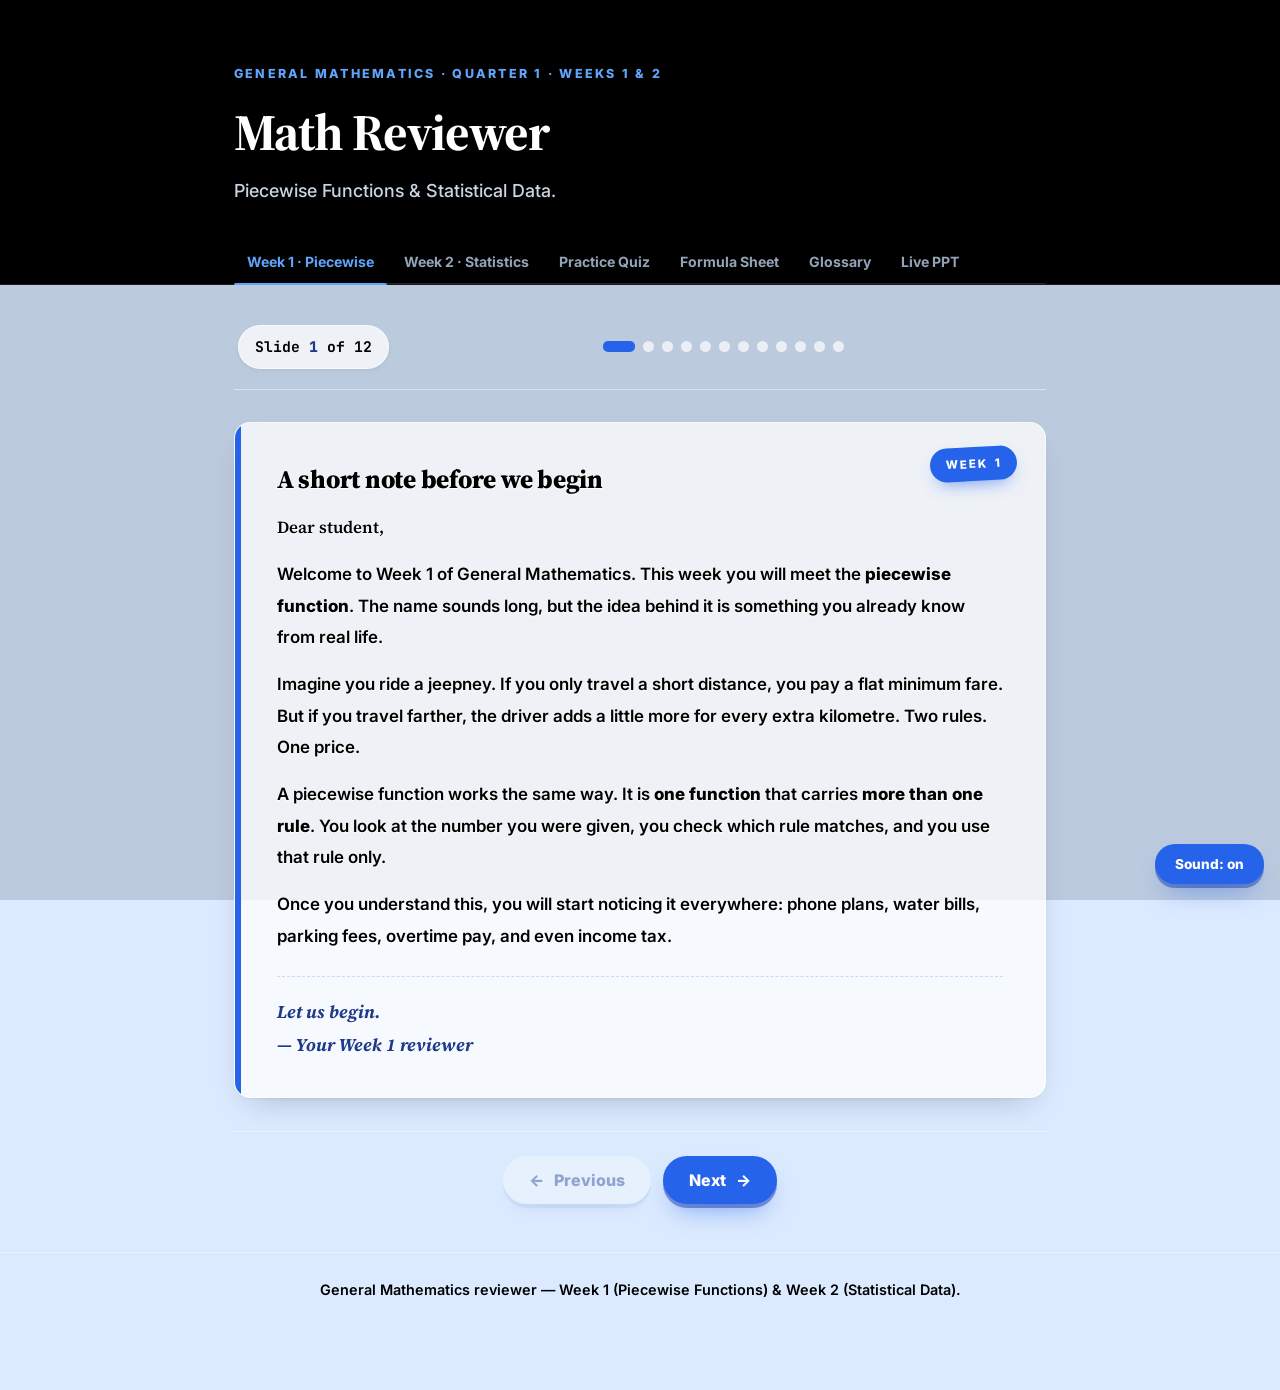
<file: index.html>
<!DOCTYPE html>
<html lang="en">
<head>
<meta charset="UTF-8">
<meta name="viewport" content="width=device-width, initial-scale=1.0">
<title>Math Reviewer — Piecewise Functions & Statistics</title>
<link rel="preconnect" href="https://fonts.googleapis.com">
<link rel="preconnect" href="https://fonts.gstatic.com" crossorigin>
<link href="https://fonts.googleapis.com/css2?family=Source+Serif+4:ital,opsz,wght@0,8..60,400;0,8..60,600;0,8..60,700;1,8..60,400&family=Inter:wght@400;500;600;700;800&family=JetBrains+Mono:wght@400;500;600&display=swap" rel="stylesheet">
<link rel="stylesheet" href="Mathweek1Css.css">
<script src="Mathweek1Js.js" defer></script>
</head>
<body>
<video class="bg-video" autoplay muted loop playsinline preload="auto">
  <source src="background.mp4" type="video/mp4">
</video>
<div class="bg-video-overlay" aria-hidden="true"></div>

<div class="reading-progress" aria-hidden="true">
  <div class="reading-progress-fill" id="readingProgress"></div>
</div>

<canvas id="confetti" aria-hidden="true"></canvas>

<header class="site-header">
  <div class="wrap">
    <div class="eyebrow">General Mathematics &middot; Quarter 1 &middot; Weeks 1 &amp; 2</div>
    <h1>Math Reviewer</h1>
    <p class="tagline">Piecewise Functions &amp; Statistical Data.</p>

    <nav class="tabs" role="tablist">
      <button class="tab is-active" data-tab="week1" role="tab">Week 1 &middot; Piecewise</button>
      <button class="tab" data-tab="week2" role="tab">Week 2 &middot; Statistics</button>
      <button class="tab" data-tab="quiz" role="tab">Practice Quiz</button>
      <button class="tab" data-tab="cheat" role="tab">Formula Sheet</button>
      <button class="tab" data-tab="glossary" role="tab">Glossary</button>
      <button class="tab" data-tab="ppt" role="tab">Live PPT</button>
    </nav>
  </div>
</header>

<main class="wrap">

  <!-- ============ WEEK 1 · PIECEWISE ============ -->
  <section class="panel is-active" id="week1" role="tabpanel">
    <div class="deck" data-deck="week1">
      <div class="deck-progress">
        <span class="deck-counter">Slide <span class="slide-num">1</span> of <span class="slide-total">12</span></span>
        <div class="deck-dots"></div>
      </div>

      <div class="deck-stage">

        <!-- SLIDE 1 · INTRO -->
        <article class="slide">
          <div class="card intro-letter">
            <div class="letter-stamp">Week 1</div>
            <h2 class="letter-title">A short note before we begin</h2>
            <p class="letter-greeting">Dear student,</p>
            <p>
              Welcome to Week 1 of General Mathematics. This week you will meet the
              <strong>piecewise function</strong>. The name sounds long, but the idea
              behind it is something you already know from real life.
            </p>
            <p>
              Imagine you ride a jeepney. If you only travel a short distance, you pay
              a flat minimum fare. But if you travel farther, the driver adds a little
              more for every extra kilometre. Two rules. One price.
            </p>
            <p>
              A piecewise function works the same way. It is <strong>one function</strong>
              that carries <strong>more than one rule</strong>. You look at the number
              you were given, you check which rule matches, and you use that rule only.
            </p>
            <p>
              Once you understand this, you will start noticing it everywhere: phone
              plans, water bills, parking fees, overtime pay, and even income tax.
            </p>
            <p class="letter-sign">Let us begin.<br>&mdash; Your Week 1 reviewer</p>
          </div>
        </article>

        <!-- SLIDE 2 · WHAT YOU WILL LEARN -->
        <article class="slide">
          <div class="card card-violet">
            <h2>What you will learn this week</h2>
            <p>By the end of Week 1, you will be able to do three things:</p>
            <ol class="steps">
              <li>
                <strong>Write a piecewise function</strong> from a real-life story
                — like a jeepney fare, a print shop price, or a parking fee.
              </li>
              <li>
                <strong>Solve piecewise problems</strong> by picking the right rule
                and doing the math carefully.
              </li>
              <li>
                <strong>Explain why one rule is not enough</strong> for the real
                world. Some prices stay flat, then change after a certain point.
              </li>
            </ol>
            <div class="callout callout-violet">
              <span class="callout-label">How to use this reviewer</span>
              Tap <strong>Next</strong> to move forward, tap <strong>Previous</strong>
              to go back. On a phone, you can also swipe left or right.
            </div>
          </div>
        </article>

        <!-- SLIDE 3 · WHAT IS A PIECEWISE FUNCTION -->
        <article class="slide">
          <div class="card card-violet">
            <h2>What is a piecewise function?</h2>
            <p>
              Think of a piecewise function as a <strong>rule book</strong> with more
              than one rule. When someone gives you a number, you flip open the rule
              book, find the rule that matches that number, and follow only that one.
            </p>
            <div class="callout callout-violet">
              <span class="callout-label">Real-life picture</span>
              A jeepney driver follows two rules.
              <br><strong>Rule 1:</strong> If you ride 5 km or less, pay ₱13.
              <br><strong>Rule 2:</strong> If you ride more than 5 km, pay ₱13 plus
              ₱1 for every extra kilometre.
            </div>
            <p>
              Two rules. One fare. That is what makes it <em>piecewise</em>.
            </p>
            <p>
              Why does the real world use this? Because most prices do not stay the
              same forever. Water, electricity, parking, and phone plans all change
              their rate once you go past a certain amount.
            </p>
          </div>
        </article>

        <!-- SLIDE 4 · THE 3-STEP METHOD -->
        <article class="slide">
          <div class="card card-amber">
            <h2>The three steps that always work</h2>
            <p>Every piecewise problem follows the same three simple steps.</p>
            <ol class="steps">
              <li><strong>Read the number</strong> they gave you. That is your input.</li>
              <li><strong>Check each rule</strong> one by one. Which "if" statement is true for your number?</li>
              <li><strong>Use only that rule.</strong> Do the math carefully. Do not mix two rules together.</li>
            </ol>
            <div class="callout callout-amber">
              <span class="callout-label">Watch out!</span>
              Do not use the rule that looks easiest. Do not use two rules at once.
              The "if" part decides everything.
            </div>

            <h3 class="sub">A small warm-up</h3>
            <p>Imagine a function that says:</p>
            <div class="formula formula-plain">
              <div class="rule-row"><span class="val">p(x) = 5</span><span class="cond">if x &lt; 10</span></div>
              <div class="rule-row"><span class="val">p(x) = 5 + 2(x &minus; 10)</span><span class="cond">if x &ge; 10</span></div>
            </div>
            <p><strong>p(3):</strong> 3 is smaller than 10, so use rule 1. p(3) = 5.</p>
            <p><strong>p(10):</strong> The symbol &ge; includes 10, so use rule 2. p(10) = 5 + 2(0) = 5.</p>
            <p><strong>p(13):</strong> 13 is 10 or more, so use rule 2. p(13) = 5 + 2(3) = 11.</p>
            <p>
              Notice: p(10) gives the same answer under both rules. That is on purpose.
              The two pieces were designed to meet at the boundary.
            </p>
          </div>
        </article>

        <!-- SLIDE 5 · JEEPNEY SLIDER -->
        <article class="slide">
          <div class="card card-teal">
            <h2>Try it: the jeepney fare</h2>
            <p>
              Move the slider with your finger or mouse. Watch what happens to the fare
              when the distance goes past 5 km.
            </p>

            <div class="formula">
              <span class="brace">{</span>
              <div class="formula-body">
                <div class="rule-row"><span class="val">f(x) = 13</span><span class="cond">if 0 &lt; x &le; 5</span></div>
                <div class="rule-row"><span class="val">f(x) = x + 8</span><span class="cond">if x &gt; 5</span></div>
              </div>
            </div>

            <div class="demo">
              <label class="demo-label" for="kmSlider">Distance travelled</label>
              <div class="demo-value"><span id="kmVal">1</span> km</div>
              <input type="range" id="kmSlider" min="1" max="15" step="0.5" value="1">
              <div class="demo-label">Fare</div>
              <div class="demo-value demo-fare" id="fareVal">&#8369;13.00</div>
              <div class="demo-note" id="ruleUsed">Rule 1 applies: flat fare.</div>
            </div>
            <p>
              For the first 5 km, the price stays at ₱13. The moment you pass 5 km,
              the price starts to climb by ₱1 per kilometre.
            </p>
          </div>
        </article>

        <!-- SLIDE 6 · JEEPNEY EXAMPLES -->
        <article class="slide">
          <div class="card card-teal">
            <h2>Jeepney fare: worked examples</h2>
            <p>Let us walk through seven different rides, one by one.</p>
            <p><strong>Ride of 3 km.</strong> 3 is 5 or less, so rule 1 applies. f(3) = <strong>₱13.00</strong>.</p>
            <p><strong>Ride of 5 km.</strong> The symbol &le; includes 5, so rule 1 still applies. f(5) = <strong>₱13.00</strong>.</p>
            <p><strong>Ride of 6 km.</strong> 6 is more than 5, so rule 2 applies. f(6) = 6 + 8 = <strong>₱14.00</strong>.</p>
            <p><strong>Ride of 7 km.</strong> f(7) = 7 + 8 = <strong>₱15.00</strong>.</p>
            <p><strong>Ride of 10 km.</strong> f(10) = 10 + 8 = <strong>₱18.00</strong>.</p>
            <p><strong>Ride of 12 km.</strong> f(12) = 12 + 8 = <strong>₱20.00</strong>.</p>

            <h3 class="sub">Working backwards</h3>
            <p><strong>What if someone paid ₱20? How far did they ride?</strong></p>
            <p>
              ₱20 is more than ₱13, so the ride must be in rule 2.<br>
              x + 8 = 20<br>
              x = 20 &minus; 8<br>
              x = <strong>12 km</strong>.
            </p>
            <p>Check: f(12) = 12 + 8 = ₱20. Correct.</p>
          </div>
        </article>

        <!-- SLIDE 7 · WARM-UP FUNCTION -->
        <article class="slide">
          <div class="card card-blue">
            <h2>The warm-up function, slowly worked out</h2>
            <p>Here is a function with two rules:</p>

            <div class="formula">
              <span class="brace">{</span>
              <div class="formula-body">
                <div class="rule-row"><span class="val">f(x) = 2x + 1</span><span class="cond">if x &lt; 0</span></div>
                <div class="rule-row"><span class="val">f(x) = x&sup2; + 3</span><span class="cond">if x &ge; 0</span></div>
              </div>
            </div>

            <h3 class="sub">When the number is negative</h3>
            <p><strong>f(&minus;1):</strong> &minus;1 is less than 0, so use 2x + 1. f(&minus;1) = 2(&minus;1) + 1 = &minus;2 + 1 = <strong>&minus;1</strong>.</p>
            <p><strong>f(&minus;3):</strong> f(&minus;3) = 2(&minus;3) + 1 = &minus;6 + 1 = <strong>&minus;5</strong>.</p>
            <p><strong>f(&minus;5):</strong> f(&minus;5) = 2(&minus;5) + 1 = &minus;10 + 1 = <strong>&minus;9</strong>.</p>

            <h3 class="sub">When the number is zero or positive</h3>
            <p><strong>f(0):</strong> The &ge; sign includes 0, so use x&sup2; + 3. f(0) = 0 + 3 = <strong>3</strong>.</p>
            <p><strong>f(2):</strong> f(2) = 2&sup2; + 3 = 4 + 3 = <strong>7</strong>.</p>
            <p><strong>f(3):</strong> f(3) = 9 + 3 = <strong>12</strong>.</p>
            <p><strong>f(5):</strong> f(5) = 25 + 3 = <strong>28</strong>.</p>

            <div class="callout callout-violet">
              <span class="callout-label">A nice surprise</span>
              When x is small and negative, the answer is a small negative number.
              When x is 0 or bigger, the answer jumps up. That jump is normal — the
              two rules do not have to meet.
            </div>
          </div>
        </article>

        <!-- SLIDE 8 · PRINT SHOP -->
        <article class="slide">
          <div class="card card-blue">
            <h2>Print shop bulk buy</h2>
            <p>
              A print shop charges ₱5 for every page, but only up to 50 pages.
              Once you go past 50 pages, the first 50 pages cost a flat ₱250 and
              each extra page costs only ₱3.
            </p>

            <div class="formula">
              <span class="brace">{</span>
              <div class="formula-body">
                <div class="rule-row"><span class="val">C(p) = 5p</span><span class="cond">if 0 &lt; p &le; 50</span></div>
                <div class="rule-row"><span class="val">C(p) = 250 + 3(p &minus; 50)</span><span class="cond">if p &gt; 50</span></div>
              </div>
            </div>

            <p><strong>25 pages:</strong> 25 is 50 or less, so use rule 1. C(25) = 5 × 25 = <strong>₱125</strong>.</p>
            <p><strong>50 pages:</strong> The &le; includes 50, so rule 1 still applies. C(50) = 5 × 50 = <strong>₱250</strong>.</p>
            <p><strong>60 pages:</strong> 60 is more than 50, so use rule 2. C(60) = 250 + 3(10) = 250 + 30 = <strong>₱280</strong>.</p>
            <p><strong>100 pages:</strong> C(100) = 250 + 3(50) = 250 + 150 = <strong>₱400</strong>.</p>

            <div class="callout callout-violet">
              <span class="callout-label">Why the rule changes</span>
              The shop wants to reward you for printing a lot. That is why the price
              per page drops from ₱5 to ₱3 after 50 pages.
            </div>
          </div>
        </article>

        <!-- SLIDE 9 · INTERNET PLAN -->
        <article class="slide">
          <div class="card card-amber">
            <h2>Internet plan at home</h2>
            <p>
              A home internet plan costs ₱999 every month. It includes up to 100 GB
              of data. If you go past 100 GB, every extra GB costs ₱10.
            </p>

            <div class="formula">
              <span class="brace">{</span>
              <div class="formula-body">
                <div class="rule-row"><span class="val">C(g) = 999</span><span class="cond">if 0 &le; g &le; 100</span></div>
                <div class="rule-row"><span class="val">C(g) = 999 + 10(g &minus; 100)</span><span class="cond">if g &gt; 100</span></div>
              </div>
            </div>

            <p><strong>75 GB used:</strong> 75 is 100 or less, so rule 1 applies. C(75) = <strong>₱999</strong>.</p>
            <p><strong>100 GB used:</strong> The &le; includes 100, so rule 1 still applies. C(100) = <strong>₱999</strong>.</p>
            <p><strong>130 GB used:</strong> 130 is more than 100, so use rule 2. C(130) = 999 + 10(30) = <strong>₱1,299</strong>.</p>
            <p><strong>150 GB used:</strong> C(150) = 999 + 10(50) = <strong>₱1,499</strong>.</p>

            <div class="callout callout-amber">
              <span class="callout-label">A common trap</span>
              Do not take 15% of the whole bill. That would give the wrong answer.
              Only the portion above 100 GB is charged the extra ₱10.
            </div>
          </div>
        </article>

        <!-- SLIDE 10 · MALL PARKING -->
        <article class="slide">
          <div class="card card-pink">
            <h2>Mall parking fee</h2>
            <p>
              The mall charges ₱40 for the first 2 hours. After that, every extra
              hour <em>or part of an hour</em> costs ₱15.
            </p>
            <p>The words "or part of an hour" mean we use the ceiling function.</p>

            <div class="formula">
              <span class="brace">{</span>
              <div class="formula-body">
                <div class="rule-row"><span class="val">P(h) = 40</span><span class="cond">if 0 &lt; h &le; 2</span></div>
                <div class="rule-row"><span class="val">P(h) = 40 + 15&#8968;h &minus; 2&#8969;</span><span class="cond">if h &gt; 2</span></div>
              </div>
            </div>

            <p><strong>1.5 hours:</strong> 1.5 is 2 or less, so rule 1. P(1.5) = <strong>₱40</strong>.</p>
            <p><strong>2 hours:</strong> The &le; includes 2, so rule 1. P(2) = <strong>₱40</strong>.</p>
            <p><strong>3.5 hours:</strong> Use rule 2. &#8968;3.5 &minus; 2&#8969; = &#8968;1.5&#8969; = 2. P(3.5) = 40 + 15(2) = <strong>₱70</strong>.</p>
            <p><strong>5 hours:</strong> &#8968;5 &minus; 2&#8969; = &#8968;3&#8969; = 3. P(5) = 40 + 15(3) = <strong>₱85</strong>.</p>

            <h3 class="sub">Ceiling and floor, side by side</h3>
            <p>&#8968;3.5&#8969; = 4 &nbsp;&middot;&nbsp; &#8968;2.1&#8969; = 3 &nbsp;&middot;&nbsp; &#8968;7&#8969; = 7</p>
            <p>&#8970;3.9&#8971; = 3 &nbsp;&middot;&nbsp; &#8970;4.99&#8971; = 4 &nbsp;&middot;&nbsp; &#8970;6&#8971; = 6</p>

            <div class="callout callout-pink">
              <span class="callout-label">Why parking uses ceiling</span>
              If you park for 2 hours and 10 minutes, you have stepped into a third
              hour. The garage rounds that small extra bit UP to a full hour. That
              is what the ceiling function does.
            </div>
          </div>
        </article>

        <!-- SLIDE 11 · WATER BILL -->
        <article class="slide">
          <div class="card card-emerald">
            <h2>The water bill, worked in full</h2>
            <p>
              This one has four tiers. Each tier has a flat base plus a charge
              for every extra cubic metre.
            </p>

            <div class="formula">
              <span class="brace">{</span>
              <div class="formula-body">
                <div class="rule-row"><span class="val">W(x) = 200</span><span class="cond">if 0 &lt; x &le; 10</span></div>
                <div class="rule-row"><span class="val">W(x) = 200 + 30(x &minus; 10)</span><span class="cond">if 10 &lt; x &le; 20</span></div>
                <div class="rule-row"><span class="val">W(x) = 500 + 40(x &minus; 20)</span><span class="cond">if 20 &lt; x &le; 30</span></div>
                <div class="rule-row"><span class="val">W(x) = 900 + 35(x &minus; 30)</span><span class="cond">if x &gt; 30</span></div>
              </div>
            </div>

            <p><strong>5 m&sup3;:</strong> 5 is 10 or less, so rule 1. W(5) = <strong>₱200</strong>.</p>
            <p><strong>15 m&sup3;:</strong> Rule 2. W(15) = 200 + 30(5) = <strong>₱350</strong>.</p>
            <p><strong>24 m&sup3;:</strong> Rule 3. W(24) = 500 + 40(4) = <strong>₱660</strong>.</p>
            <p><strong>30 m&sup3;:</strong> Rule 3 (the &le; includes 30). W(30) = 500 + 40(10) = <strong>₱900</strong>.</p>
            <p><strong>34 m&sup3;:</strong> Rule 4. W(34) = 900 + 35(4) = <strong>₱1,040</strong>.</p>

            <h3 class="sub">Environmental tax</h3>
            <p>
              A 15% tax is charged only on the portion above 30 m&sup3;. For 34 m&sup3;:<br>
              Portion above 30: 4 m&sup3;.<br>
              Charge for that portion: 35 × 4 = ₱140.<br>
              Tax: 0.15 × 140 = <strong>₱21</strong>.<br>
              Total payable: 1,040 + 21 = <strong>₱1,061</strong>.
            </p>
          </div>
        </article>

        <!-- SLIDE 12 · SUMMARY -->
        <article class="slide">
          <div class="card card-emerald">
            <h2>What you should remember from Week 1</h2>
            <p>Three big ideas to carry with you:</p>
            <ol class="steps">
              <li>
                A piecewise function is <strong>one function with more than one rule</strong>.
                Each rule covers a certain range of input values.
              </li>
              <li>
                To use it, follow three steps: <strong>read the number, check the rules,
                use the one that matches</strong>. Never mix two rules.
              </li>
              <li>
                Real-world prices change at thresholds — after 5 km, after 50 pages,
                after 100 GB, after 2 hours, and after 10 cubic metres. Piecewise
                functions describe those changes exactly.
              </li>
            </ol>
            <div class="callout callout-violet">
              <span class="callout-label">Next step</span>
              Move on to Week 2 to learn how to make sense of data with statistics.
            </div>
          </div>
        </article>

      </div>

      <div class="deck-controls">
        <button class="deck-btn deck-prev" type="button" aria-label="Previous slide">
          <span aria-hidden="true">&larr;</span> Previous
        </button>
        <button class="deck-btn primary deck-next" type="button" aria-label="Next slide">
          Next <span aria-hidden="true">&rarr;</span>
        </button>
      </div>
    </div>
  </section>

  <!-- ============ WEEK 2 · STATISTICS ============ -->
  <section class="panel" id="week2" role="tabpanel">
    <div class="deck" data-deck="week2">
      <div class="deck-progress">
        <span class="deck-counter">Slide <span class="slide-num">1</span> of <span class="slide-total">14</span></span>
        <div class="deck-dots"></div>
      </div>

      <div class="deck-stage">

        <!-- SLIDE 1 · INTRO -->
        <article class="slide">
          <div class="card intro-letter">
            <div class="letter-stamp">Week 2</div>
            <h2 class="letter-title">From rules to reasoning</h2>
            <p class="letter-greeting">Dear student,</p>
            <p>
              Last week you learned how a single function can carry more than one rule.
              This week we move into <strong>statistics</strong> — the branch of math
              that helps us make sense of data.
            </p>
            <p>
              Data is everywhere. The barangay health center collects it when they run
              a check-up. Your school collects it when they compare section scores.
              A sari-sari store owner collects it when they track daily earnings.
            </p>
            <p>
              The question is not whether we have data. The question is: how do we
              describe it honestly?
            </p>
            <p>
              This week you will learn three things. First, how to tell
              <strong>qualitative data</strong> from <strong>quantitative data</strong>.
              Second, how to sort data into the four levels of measurement. Third, how
              to pick the right measure of centre and spread for any situation.
            </p>
            <p class="letter-sign">Let us begin.<br>&mdash; Your Week 2 reviewer</p>
          </div>
        </article>

        <!-- SLIDE 2 · WHAT YOU WILL LEARN -->
        <article class="slide">
          <div class="card card-violet">
            <h2>What you will learn this week</h2>
            <p>By the end of Week 2, you will be able to do three things:</p>
            <ol class="steps">
              <li>
                <strong>Tell data types apart</strong> — decide whether a piece of
                data is qualitative or quantitative, and whether it is discrete or
                continuous.
              </li>
              <li>
                <strong>Sort data into four levels</strong> — nominal, ordinal,
                interval, and ratio.
              </li>
              <li>
                <strong>Choose the right summary</strong> — mean, median, or mode
                for the centre, and range or standard deviation for the spread.
              </li>
            </ol>
            <div class="callout callout-violet">
              <span class="callout-label">Why this matters</span>
              When you describe data honestly, you help people make better decisions
              — a fairer loan program, a better nutrition plan, a smarter school policy.
            </div>
          </div>
        </article>

        <!-- SLIDE 3 · TWO FAMILIES OF DATA -->
        <article class="slide">
          <div class="card card-blue">
            <h2>Two families of data</h2>
            <p>
              Think of data as living in one of two big families. Knowing which family
              it belongs to tells you what you can and cannot do with it.
            </p>

            <div class="callout callout-violet">
              <span class="callout-label">Family 1: Qualitative (or categorical)</span>
              These are words, not numbers. They describe <strong>what kind</strong>
              something is. You cannot add them or average them.
              <br>Examples: blood type, favourite colour, gender, strand, barangay name.
            </div>

            <div class="callout callout-teal">
              <span class="callout-label">Family 2: Quantitative (or numerical)</span>
              These are numbers. They describe <strong>how many</strong> or
              <strong>how much</strong>. You can add, subtract, and average them.
              <br>Examples: age, height, monthly income, number of siblings.
            </div>

            <p>
              A quick test: try adding two values together. If the answer makes sense,
              the data is quantitative. If the answer is nonsense, it is qualitative.
              (Adding "blue" and "red" gives nothing useful. Adding 3 siblings and 4
              siblings gives 7 siblings.)
            </p>
          </div>
        </article>

        <!-- SLIDE 4 · DISCRETE VS CONTINUOUS -->
        <article class="slide">
          <div class="card card-teal">
            <h2>Discrete vs continuous numbers</h2>
            <p>
              Inside the quantitative family, numbers come in two flavours.
            </p>

            <div class="callout callout-violet">
              <span class="callout-label">Discrete numbers</span>
              You <strong>count</strong> these. They come in whole pieces. You cannot
              have half of one.
              <br>Examples: number of siblings (you can have 2, 3, or 4 — never 3.7),
              number of pets, number of books, number of school clubs.
            </div>

            <div class="callout callout-pink">
              <span class="callout-label">Continuous numbers</span>
              You <strong>measure</strong> these. They can take any value within a range,
              even tiny fractions.
              <br>Examples: height (158.4 cm or 158.42 cm), temperature (31.2°C),
              distance (3.2 km), study time (3.5 hours).
            </div>

            <p>
              A quick test: between any two values, can you always find another value?
              If yes, the data is continuous. There are always more temperatures between
              30°C and 31°C. But there is no "number of siblings" between 3 and 4.
            </p>
          </div>
        </article>

        <!-- SLIDE 5 · NOIR -->
        <article class="slide">
          <div class="card card-violet">
            <h2>The NOIR framework</h2>
            <p>
              Data is also grouped by how carefully it is measured. There are four
              levels. They spell the word <strong>NOIR</strong>.
            </p>

            <ol class="steps">
              <li>
                <strong>N — Nominal.</strong> Just names or labels. No order.
                <br>Example: blood type A, B, AB, O.
              </li>
              <li>
                <strong>O — Ordinal.</strong> Labels with a natural order.
                <br>Example: class rank 1st, 2nd, 3rd.
              </li>
              <li>
                <strong>I — Interval.</strong> Numbers with equal spacing, but no true
                zero.
                <br>Example: temperature in Celsius.
              </li>
              <li>
                <strong>R — Ratio.</strong> Numbers with equal spacing and a true zero.
                <br>Example: height, monthly income.
              </li>
            </ol>

            <p>
              The higher the level, the more math you can do. Only ratio data lets you
              say "twice as much." Only interval and ratio let you use the mean. Ordinal
              allows the median. Nominal only allows the mode.
            </p>
          </div>
        </article>

        <!-- SLIDE 6 · NOMINAL -->
        <article class="slide">
          <div class="card card-blue">
            <h2>Nominal data (N in NOIR)</h2>
            <p>
              Nominal data is like a <strong>name tag</strong>. It tells you which
              group something belongs to. But it does not tell you which group is
              better or bigger.
            </p>
            <div class="callout callout-violet">
              <span class="callout-label">Everyday examples</span>
              Blood type (A, B, AB, O), favourite colour, gender, strand (STEM, HUMSS,
              ABM), barangay name, zip code.
            </div>
            <p>
              <strong>What you can do with it:</strong> count how many fall in each
              group, and identify the most common one.
            </p>
            <p>
              <strong>What you cannot do:</strong> put the groups in order, average them,
              or say one is "higher" than another. You cannot say the average blood type
              is AB. That sentence has no meaning.
            </p>
            <p><strong>Only measure of centre that works:</strong> the mode.</p>
          </div>
        </article>

        <!-- SLIDE 7 · ORDINAL -->
        <article class="slide">
          <div class="card card-amber">
            <h2>Ordinal data (O in NOIR)</h2>
            <p>
              Ordinal data is like a <strong>podium</strong>. There is a 1st place,
              a 2nd place, and a 3rd place. You know the order. But you cannot say the
              gap between 1st and 2nd is the same as the gap between 2nd and 3rd.
            </p>
            <div class="callout callout-amber">
              <span class="callout-label">Everyday examples</span>
              Class rank (1st, 2nd, 3rd), satisfaction (Very Satisfied, Satisfied,
              Neutral, Dissatisfied), difficulty (Easy, Medium, Hard), priority
              (High, Medium, Low), service rating (Excellent, Good, Fair, Poor).
            </div>
            <p>
              <strong>What you can do:</strong> put them in order, and find the middle
              one.
            </p>
            <p>
              <strong>What you cannot do:</strong> assume that the gaps between
              categories are equal. The difference between "Very Satisfied" and
              "Satisfied" is not necessarily the same as between "Neutral" and
              "Dissatisfied."
            </p>
            <p><strong>Best measure of centre:</strong> the median.</p>
          </div>
        </article>

        <!-- SLIDE 8 · INTERVAL -->
        <article class="slide">
          <div class="card card-blue">
            <h2>Interval data (I in NOIR)</h2>
            <p>
              Interval data is like a <strong>thermometer</strong>. Every degree is the
              same size. But there is no true zero — 0°C is just the freezing point of
              water. It does not mean "no temperature at all."
            </p>
            <div class="callout callout-violet">
              <span class="callout-label">Everyday examples</span>
              Temperature in Celsius or Fahrenheit, calendar years, IQ scores.
            </div>
            <p>
              <strong>What you can do:</strong> add and subtract values, and take the
              mean.
            </p>
            <p>
              <strong>What you cannot do:</strong> take ratios. You cannot say 40°C is
              "twice as hot" as 20°C because 0°C does not mean "no heat."
            </p>
            <p>
              <strong>Best measure of centre:</strong> the mean, unless there are
              extreme outliers. In that case, use the median.
            </p>
          </div>
        </article>

        <!-- SLIDE 9 · RATIO -->
        <article class="slide">
          <div class="card card-emerald">
            <h2>Ratio data (R in NOIR)</h2>
            <p>
              Ratio data is like a <strong>measuring tape</strong>. It has equal
              spacing AND a true zero. Zero means none. That is what makes ratios
              meaningful.
            </p>
            <div class="callout callout-teal">
              <span class="callout-label">Everyday examples</span>
              Height, weight, monthly income, age, number of siblings, distance from
              school.
            </div>
            <p>
              <strong>What you can do:</strong> everything. Add, subtract, average,
              and take ratios. You can say "₱40,000 is twice ₱20,000" because ₱0
              means no income.
            </p>
            <p>
              <strong>Best measure of centre:</strong> the mean, unless there are
              extreme outliers. Then use the median.
            </p>
            <p>
              <strong>Variability:</strong> range for a quick look, standard deviation
              for the full picture.
            </p>
          </div>
        </article>

        <!-- SLIDE 10 · CENTRAL TENDENCY -->
        <article class="slide">
          <div class="card card-pink">
            <h2>Centre: mean, median, and mode</h2>
            <p>
              The <strong>centre</strong> of a data set is a single number that
              tries to describe the "typical" value. There are three ways to find it.
            </p>

            <div class="formula formula-plain">
              <div class="rule-row"><span class="val">Mean = (sum of values) &divide; how many</span><span class="cond">average</span></div>
              <div class="rule-row"><span class="val">Median = middle value when sorted</span><span class="cond">not fooled by outliers</span></div>
              <div class="rule-row"><span class="val">Mode = value that appears most often</span><span class="cond">works for categories</span></div>
            </div>

            <p>Let us try all three with the same data set: <strong>2, 4, 4, 7, 8</strong>.</p>
            <p><strong>Mean:</strong> (2 + 4 + 4 + 7 + 8) &divide; 5 = 25 &divide; 5 = <strong>5</strong>.</p>
            <p><strong>Median:</strong> The data is already in order. The middle one is 4. Median = <strong>4</strong>.</p>
            <p><strong>Mode:</strong> 4 appears twice. All others appear once. Mode = <strong>4</strong>.</p>

            <div class="callout callout-pink">
              <span class="callout-label">When to use which</span>
              Use the mean when there are no extreme values. Use the median when
              there is a very large or very small outlier. Use the mode when you
              are dealing with categories.
            </div>
          </div>
        </article>

        <!-- SLIDE 11 · VARIABILITY -->
        <article class="slide">
          <div class="card card-pink">
            <h2>Spread: range, variance, and standard deviation</h2>
            <p>
              Knowing the centre is not enough. Two classes can have the same average
              score but feel very different. We need a number for how
              <strong>spread out</strong> the data is.
            </p>

            <div class="formula formula-plain">
              <div class="rule-row"><span class="val">Range = max &minus; min</span><span class="cond">quick, uses only two values</span></div>
              <div class="rule-row"><span class="val">Variance = average of squared gaps from the mean</span><span class="cond">detailed</span></div>
              <div class="rule-row"><span class="val">Std Dev = &radic;variance</span><span class="cond">same units as data</span></div>
            </div>

            <p>Let us use the same data: <strong>2, 4, 4, 7, 8</strong>.</p>
            <p><strong>Range:</strong> 8 &minus; 2 = <strong>6</strong>.</p>
            <p><strong>Mean:</strong> 5 (from the last slide).</p>
            <p><strong>Gaps from the mean:</strong> (2&minus;5)&sup2;=9, (4&minus;5)&sup2;=1, (4&minus;5)&sup2;=1, (7&minus;5)&sup2;=4, (8&minus;5)&sup2;=9. Sum = 24.</p>
            <p><strong>Variance:</strong> 24 &divide; (5&minus;1) = 24 &divide; 4 = <strong>6</strong>.</p>
            <p><strong>Standard deviation:</strong> &radic;6 &asymp; <strong>2.45</strong>.</p>

            <div class="callout callout-pink">
              <span class="callout-label">Which one to use</span>
              Range is a quick glance. Standard deviation gives the full story
              because it uses every number, not just the extremes.
            </div>
          </div>
        </article>

        <!-- SLIDE 12 · SARISARI EXAMPLE -->
        <article class="slide">
          <div class="card card-amber">
            <h2>Worked example: sari-sari store earnings</h2>
            <p>
              Ten sari-sari stores in Barangay Buenavista report their monthly
              earnings. Here they are, in order:
            </p>
            <p>
              8,000 &middot; 9,000 &middot; 10,000 &middot; 11,000 &middot; 12,000 &middot;
              12,000 &middot; 13,000 &middot; 14,000 &middot; 15,000 &middot; <strong>46,000</strong>
            </p>

            <h3 class="sub">Let us compute each one</h3>
            <p><strong>Mean:</strong> sum = 150,000 &divide; 10 = <strong>₱15,000</strong>.</p>
            <p><strong>Median:</strong> middle two are 12,000 and 12,000. Average = <strong>₱12,000</strong>.</p>
            <p><strong>Mode:</strong> 12,000 appears twice. Mode = <strong>₱12,000</strong>.</p>
            <p><strong>Range:</strong> 46,000 &minus; 8,000 = <strong>₱38,000</strong>.</p>
            <p><strong>Standard deviation:</strong> about <strong>₱11,447</strong>.</p>

            <h3 class="sub">What does this tell us?</h3>
            <p>
              The mean is ₱15,000. The median is ₱12,000. That is a big difference.
              Why? Because one store earns ₱46,000. That one outlier pulls the mean
              up, making the average look higher than the typical store actually earns.
            </p>
            <p>
              The median of ₱12,000 is more honest. It tells us what a "regular"
              sari-sari store earns.
            </p>
            <p>
              The huge standard deviation of ₱11,447 tells us the earnings are very
              spread out. The stores do <em>not</em> have the same earning power. A
              loan program that assumes they do would be unfair to the smaller stores.
            </p>
          </div>
        </article>

        <!-- SLIDE 13 · CHOOSING THE RIGHT MEASURE -->
        <article class="slide">
          <div class="card card-emerald">
            <h2>Choosing the right summary</h2>
            <p>Match the measure to the type of data you have.</p>

            <div class="formula formula-plain">
              <div class="rule-row"><span class="val">Nominal</span><span class="cond">Mode only</span></div>
              <div class="rule-row"><span class="val">Ordinal</span><span class="cond">Median (mode as backup)</span></div>
              <div class="rule-row"><span class="val">Interval</span><span class="cond">Mean, or median if outliers</span></div>
              <div class="rule-row"><span class="val">Ratio</span><span class="cond">Mean, or median if outliers</span></div>
            </div>

            <p>For spread, use the range as a quick estimate, and standard deviation when you want the full picture.</p>

            <div class="callout callout-violet">
              <span class="callout-label">The outlier rule</span>
              If one value is very different from all the others, the mean gets
              pulled toward it. Use the median instead, and mention the outlier
              in your write-up.
            </div>
          </div>
        </article>

        <!-- SLIDE 14 · SUMMARY -->
        <article class="slide">
          <div class="card card-emerald">
            <h2>What you should remember from Week 2</h2>
            <p>Three big ideas to carry with you:</p>
            <ol class="steps">
              <li>
                Data comes in two families: <strong>qualitative</strong> (words,
                categories) and <strong>quantitative</strong> (numbers). Inside
                the number family, values can be <strong>discrete</strong> (counted)
                or <strong>continuous</strong> (measured).
              </li>
              <li>
                The four levels of measurement are <strong>nominal, ordinal, interval,
                and ratio</strong>. Each level allows different kinds of math.
              </li>
              <li>
                Use the <strong>mean</strong> for typical values when there are no
                outliers. Use the <strong>median</strong> when there is an outlier.
                Use the <strong>mode</strong> for categories. Use the
                <strong>standard deviation</strong> to describe spread.
              </li>
            </ol>
            <div class="callout callout-violet">
              <span class="callout-label">Final thought</span>
              Good statistics is honest statistics. When you report the right
              measure for the right data, you help people make better choices.
            </div>
          </div>
        </article>

      </div>

      <div class="deck-controls">
        <button class="deck-btn deck-prev" type="button" aria-label="Previous slide">
          <span aria-hidden="true">&larr;</span> Previous
        </button>
        <button class="deck-btn primary deck-next" type="button" aria-label="Next slide">
          Next <span aria-hidden="true">&rarr;</span>
        </button>
      </div>
    </div>
  </section>

  <!-- ============ QUIZ ============ -->
  <section class="panel" id="quiz" role="tabpanel">
    <div id="quizArea">
      <div class="quiz-toolbar">
        <div class="quiz-meta">
          <div class="pill pill-violet">Question <span id="qNum">1</span> of <span id="qTotal">75</span></div>
          <div class="pill pill-amber">Streak <span id="streak">0</span></div>
          <div class="pill pill-teal">Score <span id="score">0</span></div>
        </div>
        <button class="shuffle-btn" id="shuffleBtn" type="button">
          <span class="shuffle-icon" aria-hidden="true">
            <svg viewBox="0 0 24 24" width="18" height="18" fill="none" stroke="currentColor" stroke-width="2.2" stroke-linecap="round" stroke-linejoin="round">
              <polyline points="16 3 21 3 21 8"></polyline>
              <line x1="4" y1="20" x2="21" y2="3"></line>
              <polyline points="21 16 21 21 16 21"></polyline>
              <line x1="15" y1="15" x2="21" y2="21"></line>
              <line x1="4" y1="4" x2="9" y2="9"></line>
            </svg>
          </span>
          Shuffle questions
        </button>
      </div>

      <div class="progress"><div class="progress-fill" id="barFill"></div></div>

      <div class="q-card" id="questionCard">
        <div class="q-tag" id="qTag">Warm-Up</div>
        <div class="q-text" id="qText"></div>
        <div class="options" id="options"></div>
        <div class="explain" id="explain">
          <div class="explain-head" id="explainHead"></div>
          <div class="explain-body" id="explainBody"></div>
        </div>
        <div class="next-wrap" id="nextWrap">
          <button class="btn" id="nextBtn">Next question</button>
        </div>
      </div>
    </div>
    <div id="resultArea" hidden></div>
  </section>

  <!-- ============ FORMULA SHEET ============ -->
  <section class="panel" id="cheat" role="tabpanel">
    <article class="card card-violet">
      <h2>Formula sheet</h2>
      <p>Every formula, with several worked examples. Each one shows the exact steps.</p>
    </article>
    <div id="cheatSheet"></div>
  </section>

  <!-- ============ GLOSSARY ============ -->
  <section class="panel" id="glossary" role="tabpanel">
    <article class="card card-teal">
      <h2>English &mdash; Filipino Glossary</h2>
      <p>Key terms used across both weeks, with their Filipino translations.</p>
    </article>
    <div id="glossaryList"></div>
  </section>

  <!-- ============ LIVE PPT ============ -->
  <section class="panel" id="ppt" role="tabpanel">
    <article class="card card-pink">
      <h2>Live Presentation</h2>
      <p>
        The lesson deck is embedded below. Use the buttons to switch between
        Week 1 and Week 2.
      </p>
      <div class="ppt-switch" id="pptSwitch"></div>
    </article>
    <div class="ppt-frame-wrap">
      <iframe
        id="pptFrame"
        class="ppt-frame"
        src=""
        allowfullscreen
        loading="lazy"
        referrerpolicy="no-referrer-when-downgrade"
        title="Live lesson presentation">
      </iframe>
    </div>
  </section>

</main>

<footer class="site-footer">
  <div class="wrap">
    <p>General Mathematics reviewer &mdash; Week 1 (Piecewise Functions) &amp; Week 2 (Statistical Data).</p>
  </div>
</footer>

<button class="sound-toggle" id="muteBtn" aria-label="Toggle sound">Sound: on</button>

</body>
</html>
</file>
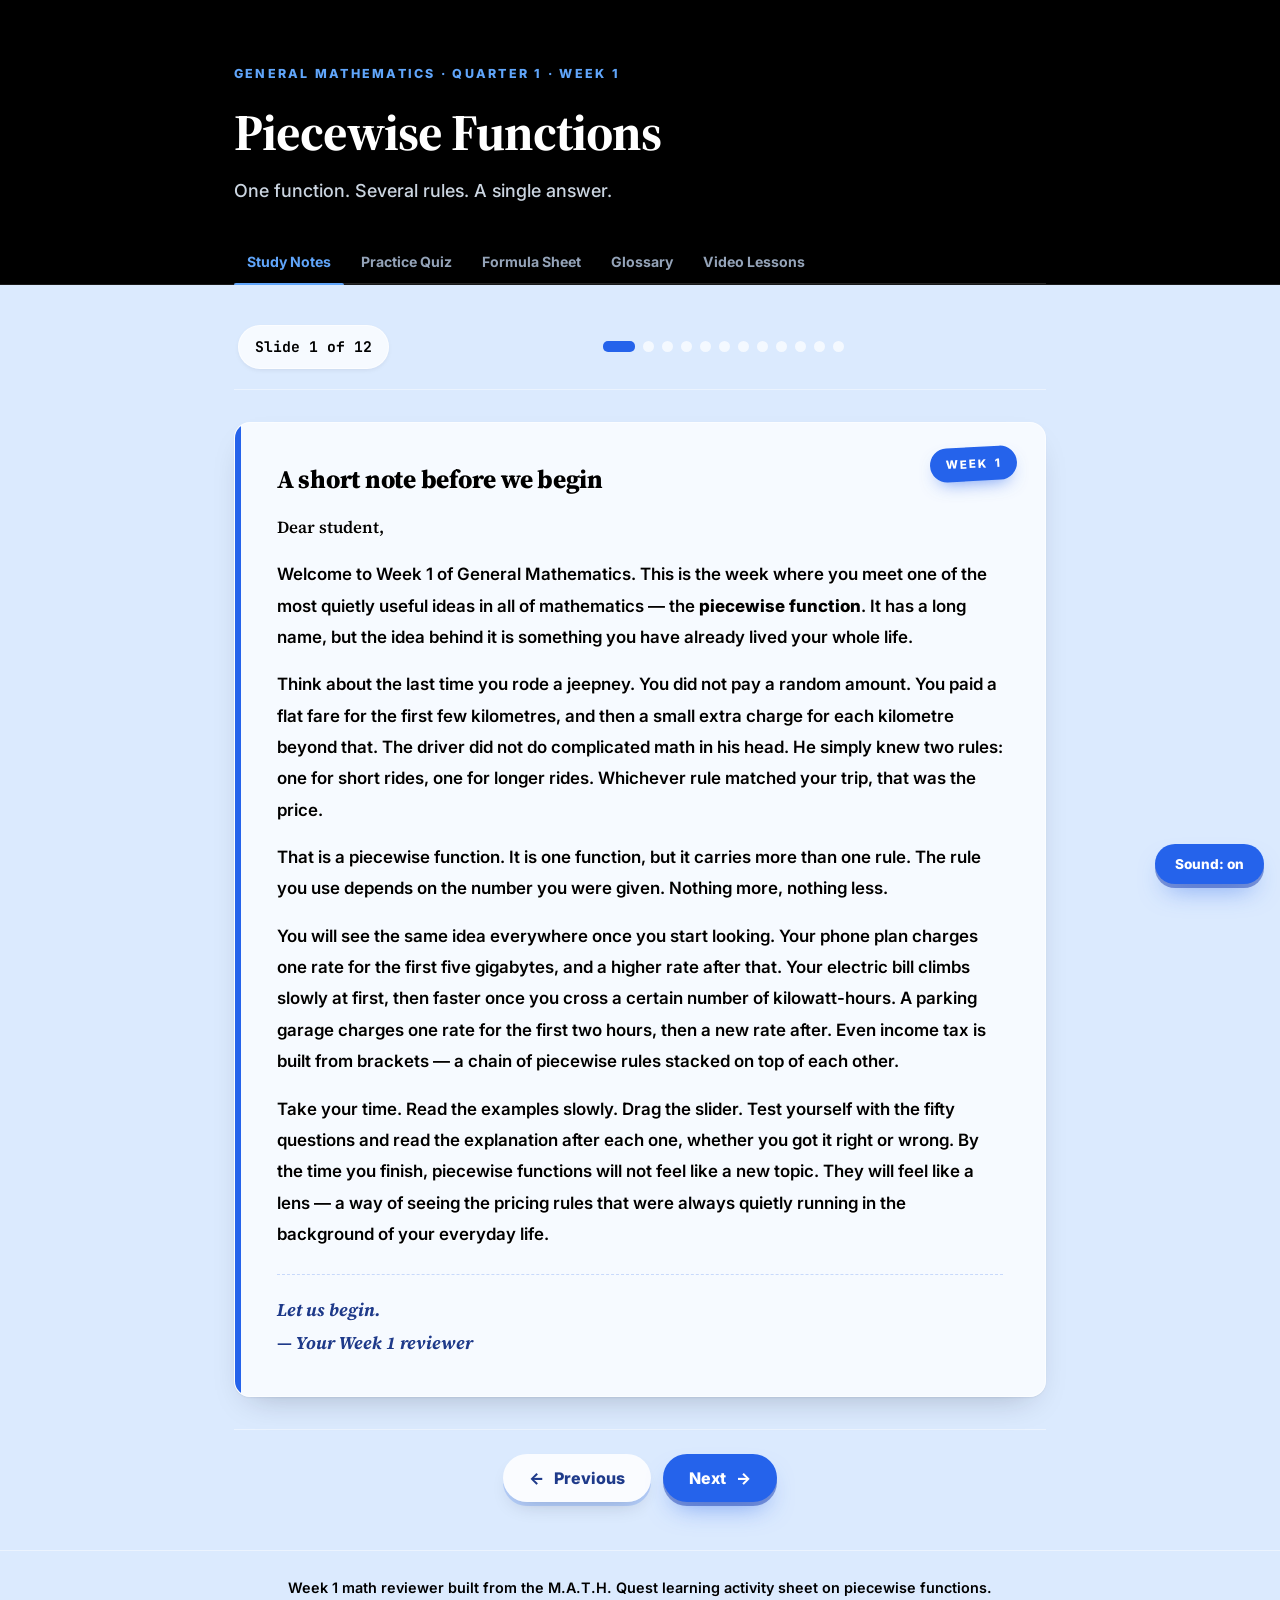
<file: MathReviewer2ndterm.html>
<!DOCTYPE html>
<html lang="en">
<head>
<meta charset="UTF-8">
<meta name="viewport" content="width=device-width, initial-scale=1.0">
<title>Week 1 Math Reviewer — Piecewise Functions</title>
<link rel="preconnect" href="https://fonts.googleapis.com">
<link rel="preconnect" href="https://fonts.gstatic.com" crossorigin>
<link href="https://fonts.googleapis.com/css2?family=Source+Serif+4:ital,opsz,wght@0,8..60,400;0,8..60,600;0,8..60,700;1,8..60,400&family=Inter:wght@400;500;600;700;800&family=JetBrains+Mono:wght@400;500;600&display=swap" rel="stylesheet">
<link rel="stylesheet" href="Mathweek1Css.css">
<script src="Mathweek1Js.js"></script>
</head>
<body>

<div class="reading-progress" aria-hidden="true">
  <div class="reading-progress-fill" id="readingProgress"></div>
</div>

<canvas id="confetti" aria-hidden="true"></canvas>

<div class="blob blob-1" aria-hidden="true"></div>
<div class="blob blob-2" aria-hidden="true"></div>
<div class="blob blob-3" aria-hidden="true"></div>

<header class="site-header">
  <div class="wrap">
    <div class="eyebrow">General Mathematics &middot; Quarter 1 &middot; Week 1</div>
    <h1>Piecewise Functions</h1>
    <p class="tagline">One function. Several rules. A single answer.</p>

    <nav class="tabs" role="tablist">
      <button class="tab is-active" data-tab="learn" role="tab">Study Notes</button>
      <button class="tab" data-tab="quiz" role="tab">Practice Quiz</button>
      <button class="tab" data-tab="cheat" role="tab">Formula Sheet</button>
      <button class="tab" data-tab="glossary" role="tab">Glossary</button>
      <button class="tab" data-tab="videos" role="tab">Video Lessons</button>
    </nav>
  </div>
</header>

<main class="wrap">

  <!-- STUDY NOTES -->
  <section class="panel is-active" id="learn" role="tabpanel">

    <div class="deck">
      <div class="deck-progress">
        <span class="deck-counter">Slide <span id="slideNum">1</span> of <span id="slideTotal">12</span></span>
        <div class="deck-dots" id="deckDots"></div>
      </div>

      <div class="deck-stage" id="deckStage">

        <!-- Slide 1: Intro letter -->
        <article class="slide">
          <div class="card intro-letter">
            <div class="letter-stamp">Week 1</div>
            <h2 class="letter-title">A short note before we begin</h2>

            <p class="letter-greeting">Dear student,</p>

            <p>
              Welcome to Week 1 of General Mathematics. This is the week where you
              meet one of the most quietly useful ideas in all of mathematics &mdash;
              the <strong>piecewise function</strong>. It has a long name, but the
              idea behind it is something you have already lived your whole life.
            </p>

            <p>
              Think about the last time you rode a jeepney. You did not pay a random
              amount. You paid a flat fare for the first few kilometres, and then a
              small extra charge for each kilometre beyond that. The driver did not
              do complicated math in his head. He simply knew two rules: one for
              short rides, one for longer rides. Whichever rule matched your trip,
              that was the price.
            </p>

            <p>
              That is a piecewise function. It is one function, but it carries more
              than one rule. The rule you use depends on the number you were given.
              Nothing more, nothing less.
            </p>

            <p>
              You will see the same idea everywhere once you start looking. Your
              phone plan charges one rate for the first five gigabytes, and a higher
              rate after that. Your electric bill climbs slowly at first, then faster
              once you cross a certain number of kilowatt-hours. A parking garage
              charges one rate for the first two hours, then a new rate after. Even
              income tax is built from brackets &mdash; a chain of piecewise rules
              stacked on top of each other.
            </p>

            <p>
              Take your time. Read the examples slowly. Drag the slider. Test
              yourself with the fifty questions and read the explanation after each
              one, whether you got it right or wrong. By the time you finish,
              piecewise functions will not feel like a new topic. They will feel
              like a lens &mdash; a way of seeing the pricing rules that were always
              quietly running in the background of your everyday life.
            </p>

            <p class="letter-sign">Let us begin.<br>&mdash; Your Week 1 reviewer</p>
          </div>
        </article>

        <!-- Slide 2: What this week covers -->
        <article class="slide">
          <div class="card card-violet">
            <h2>What this week covers</h2>
            <p>By the end of Week 1, you should be able to do three things:</p>
            <ol class="steps">
              <li>Illustrate a piecewise function in a real-life context, such as a fare rate, a purchase, or an income tax bracket.</li>
              <li>Solve practical problems involving piecewise functions by choosing the right rule and computing carefully.</li>
              <li>Explain, in your own words, why a single rule is not enough for the real world.</li>
            </ol>
            <div class="callout callout-violet">
              <span class="callout-label">How to use this reviewer</span>
              Move through the slides with the Next button, the arrow keys on your
              keyboard, or by clicking the dots above. Every slide focuses on one
              idea and shows several worked examples.
            </div>
          </div>
        </article>

        <!-- Slide 3: What a piecewise function is -->
        <article class="slide">
          <div class="card card-violet">
            <h2>What a piecewise function actually is</h2>
            <p>
              A piecewise function is one function that behaves differently
              depending on the input. Instead of a single rule that applies
              everywhere, it carries a short list of rules, and each rule is
              responsible for a specific range of values.
            </p>
            <div class="callout callout-violet">
              <span class="callout-label">Everyday comparison</span>
              A jeepney driver follows two rules. Ride 4&nbsp;km or less, and you
              pay a flat fare. Ride farther, and the extra distance is added on top
              of that same flat fare. Two rules, one total price &mdash; that is
              piecewise.
            </div>
            <p>
              What makes it useful is that the real world rarely charges a single
              rate for everything. Water, electricity, parking, overtime, shipping,
              taxes: all of them change their rate once you cross a threshold.
            </p>
          </div>
        </article>

        <!-- Slide 4: Three-step method -->
        <article class="slide">
          <div class="card card-amber">
            <h2>The method that always works</h2>
            <p>Every problem in this reviewer follows the same three moves.</p>
            <ol class="steps">
              <li>Read the value you were given.</li>
              <li>Check the conditions one by one and find the one that is true.</li>
              <li>Apply only that rule and compute carefully.</li>
            </ol>
            <div class="callout callout-amber">
              <span class="callout-label">Common mistake</span>
              Do not blend two rules together, and do not fall back to the rule
              that looks easiest. The condition decides everything. If the number
              does not satisfy a rule's condition, that rule is off the table.
            </div>

            <h3 class="sub">A tiny example to warm up</h3>
            <p>Suppose a function says:</p>
            <div class="formula formula-plain">
              <div class="rule-row"><span class="val">p(x) = 5</span><span class="cond">if x &lt; 10</span></div>
              <div class="rule-row"><span class="val">p(x) = 5 + 2(x &minus; 10)</span><span class="cond">if x &ge; 10</span></div>
            </div>
            <p><strong>p(3):</strong> 3 is less than 10, so use the first rule. p(3) = 5.</p>
            <p><strong>p(10):</strong> The symbol is &ge;, which includes 10. p(10) = 5 + 2(0) = 5.</p>
            <p><strong>p(13):</strong> p(13) = 5 + 2(3) = 11.</p>
            <p>
              Notice how p(10) gives the same answer under both rules. That is on
              purpose &mdash; the two pieces were designed to meet at the boundary.
            </p>
          </div>
        </article>

        <!-- Slide 5: Jeepney slider -->
        <article class="slide">
          <div class="card card-teal">
            <h2>Try it: the jeepney fare</h2>
            <p>
              Move the slider to change the distance. Watch how the fare stays flat
              until 4&nbsp;km, then starts climbing by 1.50 per kilometre.
            </p>

            <div class="formula">
              <span class="brace">{</span>
              <div class="formula-body">
                <div class="rule-row"><span class="val">f(x) = 12</span><span class="cond">if 0 &lt; x &le; 4</span></div>
                <div class="rule-row"><span class="val">f(x) = 12 + 1.5(x &minus; 4)</span><span class="cond">if x &gt; 4</span></div>
              </div>
            </div>

            <div class="demo">
              <label class="demo-label" for="kmSlider">Distance travelled</label>
              <div class="demo-value"><span id="kmVal">1</span> km</div>
              <input type="range" id="kmSlider" min="1" max="15" step="0.5" value="1">
              <div class="demo-label">Fare</div>
              <div class="demo-value demo-fare" id="fareVal">&#8369;12.00</div>
              <div class="demo-note" id="ruleUsed">Rule 1 applies: flat fare.</div>
            </div>
          </div>
        </article>

        <!-- Slide 6: Jeepney worked examples -->
        <article class="slide">
          <div class="card card-teal">
            <h2>Jeepney fare: worked examples</h2>

            <p><strong>Ride of 3 km.</strong> 3 &le; 4, so rule 1. f(3) = &#8369;12.00.</p>
            <p><strong>Ride of 4 km.</strong> Rule 1, since &le; includes 4. f(4) = &#8369;12.00.</p>
            <p><strong>Ride of 5 km.</strong> f(5) = 12 + 1.5(1) = <strong>&#8369;13.50</strong>.</p>
            <p><strong>Ride of 7 km.</strong> f(7) = 12 + 1.5(3) = 12 + 4.50 = <strong>&#8369;16.50</strong>.</p>
            <p><strong>Ride of 10 km.</strong> f(10) = 12 + 1.5(6) = 12 + 9.00 = <strong>&#8369;21.00</strong>.</p>
            <p><strong>Ride of 12 km.</strong> f(12) = 12 + 1.5(8) = 12 + 12.00 = <strong>&#8369;24.00</strong>.</p>
            <p><strong>Ride of 4.5 km.</strong> f(4.5) = 12 + 1.5(0.5) = 12 + 0.75 = <strong>&#8369;12.75</strong>. Only half a kilometre is extra.</p>

            <h3 class="sub">Working backwards</h3>
            <p><strong>You paid &#8369;18.00. How far did you ride?</strong></p>
            <p>
              &#8369;18 is more than &#8369;12, so the ride must be in rule 2.<br>
              12 + 1.5(x &minus; 4) = 18<br>
              1.5(x &minus; 4) = 6<br>
              x &minus; 4 = 4<br>
              x = <strong>8 km</strong>.
            </p>
            <p>Check: 12 + 1.5(8 &minus; 4) = 12 + 6 = &#8369;18. Correct.</p>

            <div class="callout callout-pink">
              <span class="callout-label">The trap to avoid</span>
              Do not write 1.5x instead of 1.5(x &minus; 4). The first 4 km are
              already covered by the &#8369;12 base. If you charge 1.5 on all 10 km
              of a 10 km ride, you are charging twice for the first 4 km.
            </div>
          </div>
        </article>

        <!-- Slide 7: Warm-up function g(x) -->
        <article class="slide">
          <div class="card card-blue">
            <h2>The warm-up function, fully worked</h2>
            <p>This is the function from your notes. Let us work through it slowly.</p>

            <div class="formula">
              <span class="brace">{</span>
              <div class="formula-body">
                <div class="rule-row"><span class="val">g(x) = 3x + 1</span><span class="cond">if x &lt; 0</span></div>
                <div class="rule-row"><span class="val">g(x) = x&sup2; + 3</span><span class="cond">if x &ge; 0</span></div>
              </div>
            </div>

            <h3 class="sub">Negative inputs</h3>
            <p><strong>g(&minus;1)</strong> = 3(&minus;1) + 1 = <strong>&minus;2</strong>.</p>
            <p><strong>g(&minus;3)</strong> = 3(&minus;3) + 1 = <strong>&minus;8</strong>.</p>
            <p><strong>g(&minus;5)</strong> = 3(&minus;5) + 1 = <strong>&minus;14</strong>.</p>
            <p><strong>g(&minus;0.5)</strong> = 3(&minus;0.5) + 1 = <strong>&minus;0.5</strong>.</p>

            <h3 class="sub">Zero and positive inputs</h3>
            <p><strong>g(0)</strong> = 0&sup2; + 3 = <strong>3</strong> (the &ge; includes 0).</p>
            <p><strong>g(1)</strong> = 1 + 3 = <strong>4</strong>.</p>
            <p><strong>g(3)</strong> = 9 + 3 = <strong>12</strong>.</p>
            <p><strong>g(5)</strong> = 25 + 3 = <strong>28</strong>.</p>
            <p><strong>g(10)</strong> = 100 + 3 = <strong>103</strong>.</p>
            <p><strong>g(0.5)</strong> = 0.25 + 3 = <strong>3.25</strong>.</p>

            <h3 class="sub">Spotting the boundary</h3>
            <p>
              At x = 0, rule 1 would give 3(0) + 1 = 1, but rule 1 does not
              include 0. Rule 2 gives 0 + 3 = 3. So g(0) = 3, and the graph jumps
              from a value near 1 (just below 0) up to 3 (at 0). This is a common
              feature of piecewise functions &mdash; the boundary is where the
              action happens.
            </p>
          </div>
        </article>

        <!-- Slide 8: Mobile data plan -->
        <article class="slide">
          <div class="card card-blue">
            <h2>Mobile data plan</h2>
            <p>
              A telecom company charges &#8369;300 per month for a plan that
              includes 5 GB of data. Any data beyond 5 GB costs &#8369;50 per
              gigabyte.
            </p>

            <div class="formula">
              <span class="brace">{</span>
              <div class="formula-body">
                <div class="rule-row"><span class="val">D(g) = 300</span><span class="cond">if 0 &le; g &le; 5</span></div>
                <div class="rule-row"><span class="val">D(g) = 300 + 50(g &minus; 5)</span><span class="cond">if g &gt; 5</span></div>
              </div>
            </div>

            <p><strong>3 GB used.</strong> D(3) = <strong>&#8369;300</strong>. Inside the plan, no extra charge.</p>
            <p><strong>5 GB used.</strong> The &le; includes 5. D(5) = <strong>&#8369;300</strong>.</p>
            <p><strong>6 GB used.</strong> D(6) = 300 + 50(1) = <strong>&#8369;350</strong>.</p>
            <p><strong>8 GB used.</strong> D(8) = 300 + 50(3) = <strong>&#8369;450</strong>.</p>
            <p><strong>10 GB used.</strong> D(10) = 300 + 50(5) = <strong>&#8369;550</strong>.</p>
            <p><strong>12 GB used.</strong> D(12) = 300 + 50(7) = <strong>&#8369;650</strong>.</p>
            <p><strong>15 GB used.</strong> D(15) = 300 + 50(10) = <strong>&#8369;800</strong>.</p>

            <p>
              Notice that D(g) never goes below &#8369;300, no matter how little
              data you use. That is what it means to be a flat monthly plan.
            </p>
          </div>
        </article>

        <!-- Slide 9: Pencils -->
        <article class="slide">
          <div class="card card-amber">
            <h2>Bulk pencil purchase</h2>
            <p>
              A bookstore sells pencils at &#8369;10 each. If a customer buys 10
              or more, every pencil drops to &#8369;8 each.
            </p>

            <div class="formula">
              <span class="brace">{</span>
              <div class="formula-body">
                <div class="rule-row"><span class="val">C(p) = 10p</span><span class="cond">if 0 &lt; p &lt; 10</span></div>
                <div class="rule-row"><span class="val">C(p) = 8p</span><span class="cond">if p &ge; 10</span></div>
              </div>
            </div>

            <p><strong>3 pencils.</strong> C(3) = <strong>&#8369;30</strong>.</p>
            <p><strong>5 pencils.</strong> C(5) = <strong>&#8369;50</strong>.</p>
            <p><strong>8 pencils.</strong> C(8) = <strong>&#8369;80</strong>.</p>
            <p><strong>9 pencils.</strong> C(9) = <strong>&#8369;90</strong>.</p>
            <p><strong>10 pencils.</strong> The &ge; includes 10. C(10) = 8 &times; 10 = <strong>&#8369;80</strong>.</p>
            <p><strong>12 pencils.</strong> C(12) = <strong>&#8369;96</strong>.</p>
            <p><strong>15 pencils.</strong> C(15) = <strong>&#8369;120</strong>.</p>
            <p><strong>20 pencils.</strong> C(20) = <strong>&#8369;160</strong>.</p>

            <div class="callout callout-amber">
              <span class="callout-label">The surprising result</span>
              Nine pencils cost &#8369;90. Ten pencils cost &#8369;80. Buying one
              more pencil saves you &#8369;10. This is a real thing that happens
              with bulk pricing.
            </div>
          </div>
        </article>

        <!-- Slide 10: Hourly wage -->
        <article class="slide">
          <div class="card card-emerald">
            <h2>Hourly wage with overtime</h2>
            <p>
              An employee earns &#8369;80 per hour for up to 40 hours a week. Any
              time beyond 40 hours is paid at 1.5 times the regular rate, which
              is &#8369;120 per hour.
            </p>

            <div class="formula">
              <span class="brace">{</span>
              <div class="formula-body">
                <div class="rule-row"><span class="val">W(h) = 80h</span><span class="cond">if 0 &le; h &le; 40</span></div>
                <div class="rule-row"><span class="val">W(h) = 3200 + 120(h &minus; 40)</span><span class="cond">if h &gt; 40</span></div>
              </div>
            </div>

            <p>
              Where did the 3200 come from? It is the pay for the first 40 hours:
              80 &times; 40 = &#8369;3,200. That flat amount is baked into the
              second rule.
            </p>

            <p><strong>20 hours.</strong> W(20) = 80 &times; 20 = <strong>&#8369;1,600</strong>.</p>
            <p><strong>35 hours.</strong> W(35) = <strong>&#8369;2,800</strong>.</p>
            <p><strong>40 hours.</strong> W(40) = <strong>&#8369;3,200</strong>.</p>
            <p><strong>41 hours.</strong> W(41) = 3200 + 120(1) = <strong>&#8369;3,320</strong>.</p>
            <p><strong>45 hours.</strong> W(45) = 3200 + 120(5) = <strong>&#8369;3,800</strong>.</p>
            <p><strong>50 hours.</strong> W(50) = 3200 + 120(10) = <strong>&#8369;4,400</strong>.</p>

            <h3 class="sub">Working backwards</h3>
            <p><strong>A worker earned &#8369;4,400. How many hours did they work?</strong></p>
            <p>
              3200 + 120(h &minus; 40) = 4400<br>
              120(h &minus; 40) = 1200<br>
              h &minus; 40 = 10<br>
              h = <strong>50 hours</strong>.
            </p>

            <div class="callout callout-amber">
              <span class="callout-label">Trap to avoid</span>
              Do not compute 80 &times; 41 = &#8369;3,280 for a 41-hour week. The
              41st hour is overtime and must be paid at &#8369;120.
            </div>
          </div>
        </article>

        <!-- Slide 11: Parking + ceiling -->
        <article class="slide">
          <div class="card card-pink">
            <h2>Parking rates and the ceiling function</h2>
            <p>
              A parking garage charges &#8369;40 for the first 2 hours, then
              &#8369;20 for each extra hour or fraction of an hour. That phrase
              &ldquo;or fraction&rdquo; is what brings the ceiling function in.
            </p>

            <div class="formula">
              <span class="brace">{</span>
              <div class="formula-body">
                <div class="rule-row"><span class="val">P(t) = 40</span><span class="cond">if 0 &lt; t &le; 2</span></div>
                <div class="rule-row"><span class="val">P(t) = 40 + 20&#8968;t &minus; 2&#8969;</span><span class="cond">if t &gt; 2</span></div>
              </div>
            </div>

            <p><strong>2 hours.</strong> P(2) = <strong>&#8369;40</strong>.</p>
            <p><strong>2.5 hours.</strong> &#8968;0.5&#8969; = 1. P(2.5) = <strong>&#8369;60</strong>.</p>
            <p><strong>3 hours.</strong> P(3) = <strong>&#8369;60</strong>.</p>
            <p><strong>3.5 hours.</strong> &#8968;1.5&#8969; = 2. P(3.5) = <strong>&#8369;80</strong>.</p>
            <p><strong>4.5 hours.</strong> &#8968;2.5&#8969; = 3. P(4.5) = <strong>&#8369;100</strong>.</p>
            <p><strong>6 hours.</strong> &#8968;4&#8969; = 4. P(6) = <strong>&#8369;120</strong>.</p>
            <p><strong>8 hours.</strong> &#8968;6&#8969; = 6. P(8) = <strong>&#8369;160</strong>.</p>

            <h3 class="sub">Ceiling and floor, side by side</h3>
            <p>&#8968;3.5&#8969; = 4 &nbsp;&middot;&nbsp; &#8968;2.1&#8969; = 3 &nbsp;&middot;&nbsp; &#8968;2.01&#8969; = 3 &nbsp;&middot;&nbsp; &#8968;7&#8969; = 7</p>
            <p>&#8970;3.9&#8971; = 3 &nbsp;&middot;&nbsp; &#8970;4.99&#8971; = 4 &nbsp;&middot;&nbsp; &#8970;6&#8971; = 6</p>

            <div class="callout callout-pink">
              <span class="callout-label">Why parking uses ceiling</span>
              If you park for two hours and ten minutes, you have entered a third
              hour, even if only briefly. The garage rounds that sliver up to a
              full hour. The ceiling function always rounds up.
            </div>
          </div>
        </article>

        <!-- Slide 12: Water bill -->
        <article class="slide">
          <div class="card card-emerald">
            <h2>The water bill, worked in full</h2>
            <p>
              This one has four tiers. Each tier has a flat amount plus a
              per-cubic-metre charge for anything beyond the tier's starting
              point.
            </p>

            <div class="formula">
              <span class="brace">{</span>
              <div class="formula-body">
                <div class="rule-row"><span class="val">W(x) = 200</span><span class="cond">if 0 &lt; x &le; 10</span></div>
                <div class="rule-row"><span class="val">W(x) = 200 + 30(x &minus; 10)</span><span class="cond">if 10 &lt; x &le; 20</span></div>
                <div class="rule-row"><span class="val">W(x) = 500 + 40(x &minus; 20)</span><span class="cond">if 20 &lt; x &le; 30</span></div>
                <div class="rule-row"><span class="val">W(x) = 900 + 35(x &minus; 30)</span><span class="cond">if x &gt; 30</span></div>
              </div>
            </div>

            <p><strong>5 m&sup3;.</strong> W(5) = <strong>&#8369;200</strong>.</p>
            <p><strong>10 m&sup3;.</strong> W(10) = <strong>&#8369;200</strong>.</p>
            <p><strong>12 m&sup3;.</strong> W(12) = 200 + 30(2) = <strong>&#8369;260</strong>.</p>
            <p><strong>15 m&sup3;.</strong> W(15) = <strong>&#8369;350</strong>.</p>
            <p><strong>20 m&sup3;.</strong> W(20) = 200 + 30(10) = <strong>&#8369;500</strong>.</p>
            <p><strong>24 m&sup3;.</strong> W(24) = 500 + 40(4) = <strong>&#8369;660</strong>.</p>
            <p><strong>30 m&sup3;.</strong> W(30) = 500 + 40(10) = <strong>&#8369;900</strong>.</p>
            <p><strong>34 m&sup3;.</strong> W(34) = 900 + 35(4) = <strong>&#8369;1,040</strong>.</p>

            <h3 class="sub">The challenge: working backwards</h3>
            <p><strong>A household received a bill of &#8369;1,040. How much water did they use?</strong></p>
            <p>
              900 + 35(x &minus; 30) = 1040<br>
              35(x &minus; 30) = 140<br>
              x &minus; 30 = 4<br>
              x = <strong>34 m&sup3;</strong>.
            </p>

            <h3 class="sub">The environmental tax</h3>
            <p>
              Tax applies only to consumption strictly above 30 m&sup3;. For 34 m&sup3;:<br>
              Amount above: 4 m&sup3;. Charge on that portion: 35 &times; 4 = &#8369;140.<br>
              Tax at 15%: 0.15 &times; 140 = <strong>&#8369;21</strong>.<br>
              Total payable: 1040 + 21 = <strong>&#8369;1,061</strong>.
            </p>

            <div class="callout callout-amber">
              <span class="callout-label">Trap to avoid</span>
              Do not take 15% of the whole &#8369;1,040 bill. That gives
              &#8369;156, which is far too high. The rule restricts the tax to
              consumption inside the highest bracket only.
            </div>
          </div>
        </article>

      </div>

      <div class="deck-controls">
        <button class="deck-btn" id="prevSlide" type="button" aria-label="Previous slide">
          <span aria-hidden="true">&larr;</span> Previous
        </button>
        <button class="deck-btn primary" id="nextSlide" type="button" aria-label="Next slide">
          Next <span aria-hidden="true">&rarr;</span>
        </button>
      </div>
    </div>

  </section>

  <!-- QUIZ -->
  <section class="panel" id="quiz" role="tabpanel">

    <div id="quizArea">
      <div class="quiz-toolbar">
        <div class="quiz-meta">
          <div class="pill pill-violet">Question <span id="qNum">1</span> of 50</div>
          <div class="pill pill-amber">Streak <span id="streak">0</span></div>
          <div class="pill pill-teal">Score <span id="score">0</span></div>
        </div>
        <button class="shuffle-btn" id="shuffleBtn" type="button">
          <span class="shuffle-icon" aria-hidden="true">
            <svg viewBox="0 0 24 24" width="18" height="18" fill="none" stroke="currentColor" stroke-width="2.2" stroke-linecap="round" stroke-linejoin="round">
              <polyline points="16 3 21 3 21 8"></polyline>
              <line x1="4" y1="20" x2="21" y2="3"></line>
              <polyline points="21 16 21 21 16 21"></polyline>
              <line x1="15" y1="15" x2="21" y2="21"></line>
              <line x1="4" y1="4" x2="9" y2="9"></line>
            </svg>
          </span>
          Shuffle questions
        </button>
      </div>

      <div class="progress"><div class="progress-fill" id="barFill"></div></div>

      <div class="q-card" id="questionCard">
        <div class="q-tag" id="qTag">Warm-Up</div>
        <div class="q-text" id="qText"></div>
        <div class="options" id="options"></div>
        <div class="explain" id="explain">
          <div class="explain-head" id="explainHead"></div>
          <div class="explain-body" id="explainBody"></div>
        </div>
        <div class="next-wrap" id="nextWrap">
          <button class="btn" id="nextBtn">Next question</button>
        </div>
      </div>
    </div>

    <div id="resultArea" hidden></div>

  </section>

  <!--Formula Sheet-->
  <section class="panel" id="cheat" role="tabpanel">
    <article class="card card-violet">
      <h2>Formula sheet</h2>
      <p>All six contexts from the activity sheet, plus the rounding rules.</p>
    </article>
    <div id="cheatSheet"></div>
  </section>

  <!-- GLOSSARY -->
  <section class="panel" id="glossary" role="tabpanel">
    <article class="card card-teal">
      <h2>English &mdash; Filipino Glossary</h2>
      <p>
        Key terms used in this reviewer, with their Filipino translations.
      </p>
    </article>
    <div id="glossaryList"></div>
  </section>

  <!-- VIDEOS -->
  <section class="panel" id="videos" role="tabpanel">
    <article class="card card-pink">
      <h2>Video Lessons</h2>
      <p>
        The first group is in English, the second group is in Filipino.
      </p>
    </article>
    <div id="videoList"></div>
  </section>

</main>

<footer class="site-footer">
  <div class="wrap">
    <p>Week 1 math reviewer built from the M.A.T.H. Quest learning activity sheet on piecewise functions.</p>
  </div>
</footer>

<button class="sound-toggle" id="muteBtn" aria-label="Toggle sound">Sound: on</button>

</body>
</html>
</file>
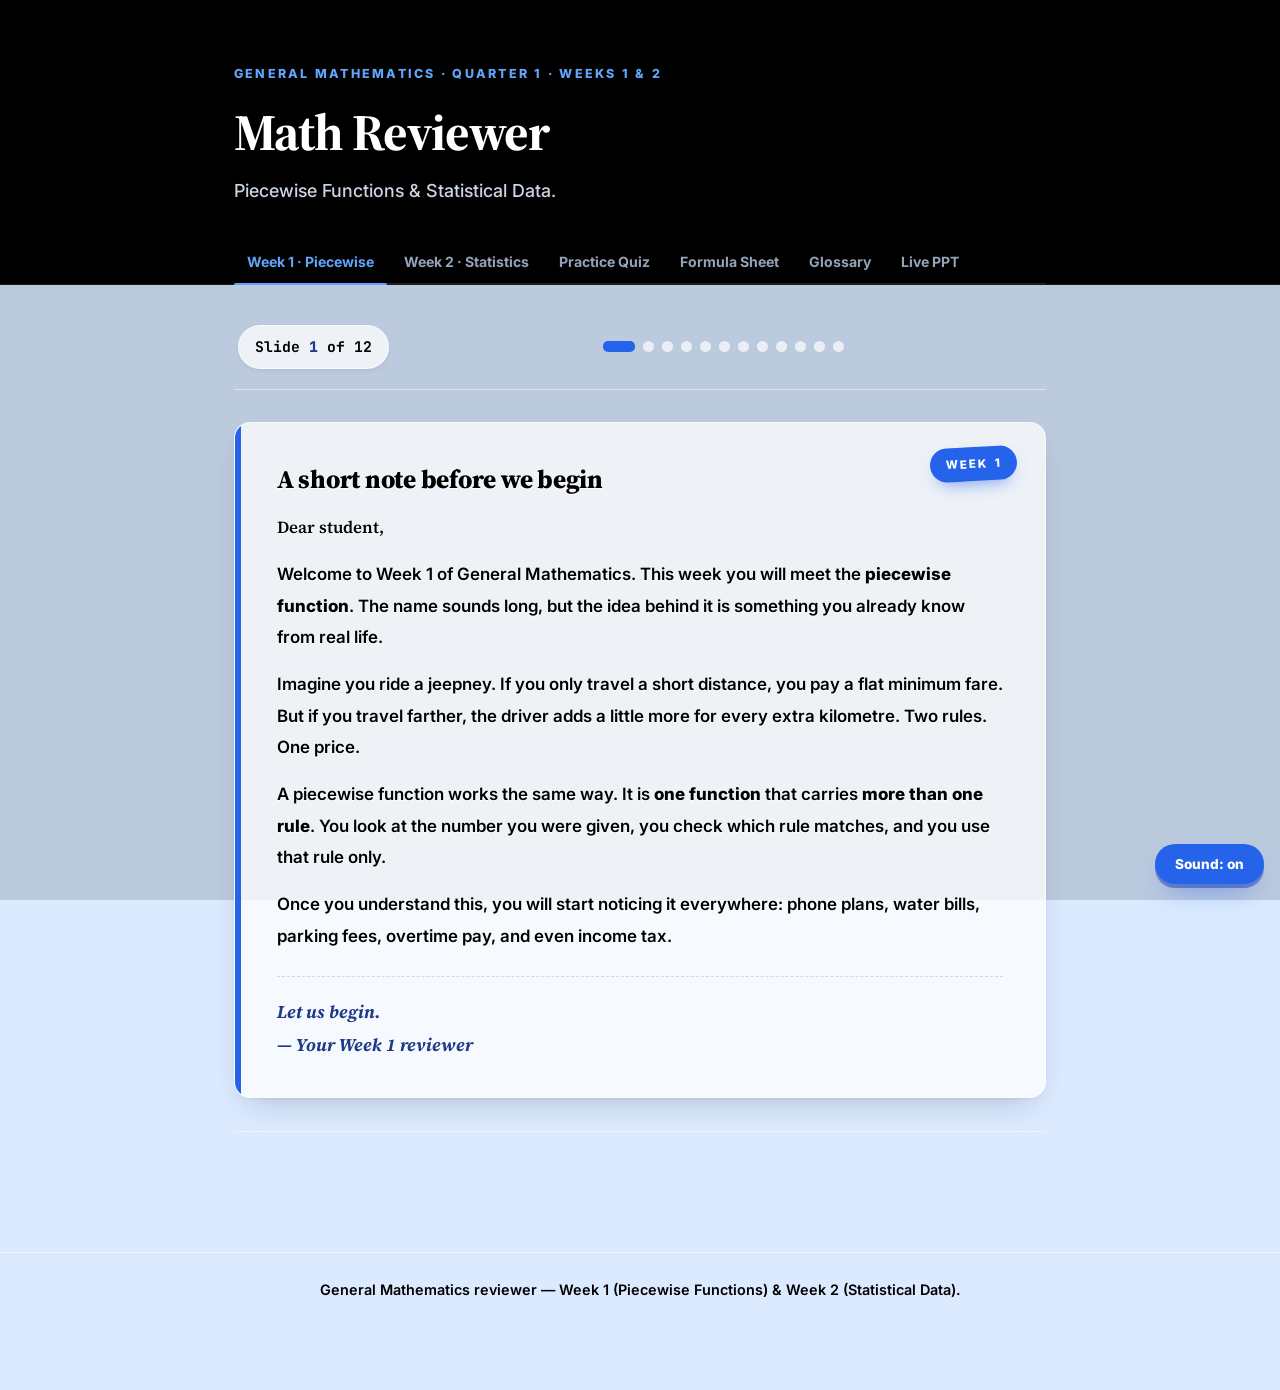
<file: Mathreviewer2ndterm-1stweek/MathReviewer2ndterm.html>
<!DOCTYPE html>
<html lang="en">
<head>
<meta charset="UTF-8">
<meta name="viewport" content="width=device-width, initial-scale=1.0">
<title>Math Reviewer — Piecewise Functions & Statistics</title>
<link rel="preconnect" href="https://fonts.googleapis.com">
<link rel="preconnect" href="https://fonts.gstatic.com" crossorigin>
<link href="https://fonts.googleapis.com/css2?family=Source+Serif+4:ital,opsz,wght@0,8..60,400;0,8..60,600;0,8..60,700;1,8..60,400&family=Inter:wght@400;500;600;700;800&family=JetBrains+Mono:wght@400;500;600&display=swap" rel="stylesheet">
<link rel="stylesheet" href="Mathweek1Css.css">
<script src="Mathweek1Js.js" defer></script>
</head>
<body>
<video class="bg-video" autoplay muted loop playsinline preload="auto">
  <source src="background.mp4" type="video/mp4">
</video>
<div class="bg-video-overlay" aria-hidden="true"></div>

<div class="reading-progress" aria-hidden="true">
  <div class="reading-progress-fill" id="readingProgress"></div>
</div>

<canvas id="confetti" aria-hidden="true"></canvas>

<header class="site-header">
  <div class="wrap">
    <div class="eyebrow">General Mathematics &middot; Quarter 1 &middot; Weeks 1 &amp; 2</div>
    <h1>Math Reviewer</h1>
    <p class="tagline">Piecewise Functions &amp; Statistical Data.</p>

    <nav class="tabs" role="tablist">
      <button class="tab is-active" data-tab="week1" role="tab">Week 1 &middot; Piecewise</button>
      <button class="tab" data-tab="week2" role="tab">Week 2 &middot; Statistics</button>
      <button class="tab" data-tab="quiz" role="tab">Practice Quiz</button>
      <button class="tab" data-tab="cheat" role="tab">Formula Sheet</button>
      <button class="tab" data-tab="glossary" role="tab">Glossary</button>
      <button class="tab" data-tab="ppt" role="tab">Live PPT</button>
    </nav>
  </div>
</header>

<main class="wrap">

  <!-- ============ WEEK 1 · PIECEWISE ============ -->
  <section class="panel is-active" id="week1" role="tabpanel">
    <div class="deck" data-deck="week1">
      <div class="deck-progress">
        <span class="deck-counter">Slide <span class="slide-num">1</span> of <span class="slide-total">12</span></span>
        <div class="deck-dots"></div>
      </div>

      <div class="deck-stage">

        <!-- SLIDE 1 · INTRO -->
        <article class="slide">
          <div class="card intro-letter">
            <div class="letter-stamp">Week 1</div>
            <h2 class="letter-title">A short note before we begin</h2>
            <p class="letter-greeting">Dear student,</p>
            <p>
              Welcome to Week 1 of General Mathematics. This week you will meet the
              <strong>piecewise function</strong>. The name sounds long, but the idea
              behind it is something you already know from real life.
            </p>
            <p>
              Imagine you ride a jeepney. If you only travel a short distance, you pay
              a flat minimum fare. But if you travel farther, the driver adds a little
              more for every extra kilometre. Two rules. One price.
            </p>
            <p>
              A piecewise function works the same way. It is <strong>one function</strong>
              that carries <strong>more than one rule</strong>. You look at the number
              you were given, you check which rule matches, and you use that rule only.
            </p>
            <p>
              Once you understand this, you will start noticing it everywhere: phone
              plans, water bills, parking fees, overtime pay, and even income tax.
            </p>
            <p class="letter-sign">Let us begin.<br>&mdash; Your Week 1 reviewer</p>
          </div>
        </article>

        <!-- SLIDE 2 · WHAT YOU WILL LEARN -->
        <article class="slide">
          <div class="card card-violet">
            <h2>What you will learn this week</h2>
            <p>By the end of Week 1, you will be able to do three things:</p>
            <ol class="steps">
              <li>
                <strong>Write a piecewise function</strong> from a real-life story
                — like a jeepney fare, a print shop price, or a parking fee.
              </li>
              <li>
                <strong>Solve piecewise problems</strong> by picking the right rule
                and doing the math carefully.
              </li>
              <li>
                <strong>Explain why one rule is not enough</strong> for the real
                world. Some prices stay flat, then change after a certain point.
              </li>
            </ol>
            <div class="callout callout-violet">
              <span class="callout-label">How to use this reviewer</span>
              Tap <strong>Next</strong> to move forward, tap <strong>Previous</strong>
              to go back. On a phone, you can also swipe left or right.
            </div>
          </div>
        </article>

        <!-- SLIDE 3 · WHAT IS A PIECEWISE FUNCTION -->
        <article class="slide">
          <div class="card card-violet">
            <h2>What is a piecewise function?</h2>
            <p>
              Think of a piecewise function as a <strong>rule book</strong> with more
              than one rule. When someone gives you a number, you flip open the rule
              book, find the rule that matches that number, and follow only that one.
            </p>
            <div class="callout callout-violet">
              <span class="callout-label">Real-life picture</span>
              A jeepney driver follows two rules.
              <br><strong>Rule 1:</strong> If you ride 5 km or less, pay ₱13.
              <br><strong>Rule 2:</strong> If you ride more than 5 km, pay ₱13 plus
              ₱1 for every extra kilometre.
            </div>
            <p>
              Two rules. One fare. That is what makes it <em>piecewise</em>.
            </p>
            <p>
              Why does the real world use this? Because most prices do not stay the
              same forever. Water, electricity, parking, and phone plans all change
              their rate once you go past a certain amount.
            </p>
          </div>
        </article>

        <!-- SLIDE 4 · THE 3-STEP METHOD -->
        <article class="slide">
          <div class="card card-amber">
            <h2>The three steps that always work</h2>
            <p>Every piecewise problem follows the same three simple steps.</p>
            <ol class="steps">
              <li><strong>Read the number</strong> they gave you. That is your input.</li>
              <li><strong>Check each rule</strong> one by one. Which "if" statement is true for your number?</li>
              <li><strong>Use only that rule.</strong> Do the math carefully. Do not mix two rules together.</li>
            </ol>
            <div class="callout callout-amber">
              <span class="callout-label">Watch out!</span>
              Do not use the rule that looks easiest. Do not use two rules at once.
              The "if" part decides everything.
            </div>

            <h3 class="sub">A small warm-up</h3>
            <p>Imagine a function that says:</p>
            <div class="formula formula-plain">
              <div class="rule-row"><span class="val">p(x) = 5</span><span class="cond">if x &lt; 10</span></div>
              <div class="rule-row"><span class="val">p(x) = 5 + 2(x &minus; 10)</span><span class="cond">if x &ge; 10</span></div>
            </div>
            <p><strong>p(3):</strong> 3 is smaller than 10, so use rule 1. p(3) = 5.</p>
            <p><strong>p(10):</strong> The symbol &ge; includes 10, so use rule 2. p(10) = 5 + 2(0) = 5.</p>
            <p><strong>p(13):</strong> 13 is 10 or more, so use rule 2. p(13) = 5 + 2(3) = 11.</p>
            <p>
              Notice: p(10) gives the same answer under both rules. That is on purpose.
              The two pieces were designed to meet at the boundary.
            </p>
          </div>
        </article>

        <!-- SLIDE 5 · JEEPNEY SLIDER -->
        <article class="slide">
          <div class="card card-teal">
            <h2>Try it: the jeepney fare</h2>
            <p>
              Move the slider with your finger or mouse. Watch what happens to the fare
              when the distance goes past 5 km.
            </p>

            <div class="formula">
              <span class="brace">{</span>
              <div class="formula-body">
                <div class="rule-row"><span class="val">f(x) = 13</span><span class="cond">if 0 &lt; x &le; 5</span></div>
                <div class="rule-row"><span class="val">f(x) = x + 8</span><span class="cond">if x &gt; 5</span></div>
              </div>
            </div>

            <div class="demo">
              <label class="demo-label" for="kmSlider">Distance travelled</label>
              <div class="demo-value"><span id="kmVal">1</span> km</div>
              <input type="range" id="kmSlider" min="1" max="15" step="0.5" value="1">
              <div class="demo-label">Fare</div>
              <div class="demo-value demo-fare" id="fareVal">&#8369;13.00</div>
              <div class="demo-note" id="ruleUsed">Rule 1 applies: flat fare.</div>
            </div>
            <p>
              For the first 5 km, the price stays at ₱13. The moment you pass 5 km,
              the price starts to climb by ₱1 per kilometre.
            </p>
          </div>
        </article>

        <!-- SLIDE 6 · JEEPNEY EXAMPLES -->
        <article class="slide">
          <div class="card card-teal">
            <h2>Jeepney fare: worked examples</h2>
            <p>Let us walk through seven different rides, one by one.</p>
            <p><strong>Ride of 3 km.</strong> 3 is 5 or less, so rule 1 applies. f(3) = <strong>₱13.00</strong>.</p>
            <p><strong>Ride of 5 km.</strong> The symbol &le; includes 5, so rule 1 still applies. f(5) = <strong>₱13.00</strong>.</p>
            <p><strong>Ride of 6 km.</strong> 6 is more than 5, so rule 2 applies. f(6) = 6 + 8 = <strong>₱14.00</strong>.</p>
            <p><strong>Ride of 7 km.</strong> f(7) = 7 + 8 = <strong>₱15.00</strong>.</p>
            <p><strong>Ride of 10 km.</strong> f(10) = 10 + 8 = <strong>₱18.00</strong>.</p>
            <p><strong>Ride of 12 km.</strong> f(12) = 12 + 8 = <strong>₱20.00</strong>.</p>

            <h3 class="sub">Working backwards</h3>
            <p><strong>What if someone paid ₱20? How far did they ride?</strong></p>
            <p>
              ₱20 is more than ₱13, so the ride must be in rule 2.<br>
              x + 8 = 20<br>
              x = 20 &minus; 8<br>
              x = <strong>12 km</strong>.
            </p>
            <p>Check: f(12) = 12 + 8 = ₱20. Correct.</p>
          </div>
        </article>

        <!-- SLIDE 7 · WARM-UP FUNCTION -->
        <article class="slide">
          <div class="card card-blue">
            <h2>The warm-up function, slowly worked out</h2>
            <p>Here is a function with two rules:</p>

            <div class="formula">
              <span class="brace">{</span>
              <div class="formula-body">
                <div class="rule-row"><span class="val">f(x) = 2x + 1</span><span class="cond">if x &lt; 0</span></div>
                <div class="rule-row"><span class="val">f(x) = x&sup2; + 3</span><span class="cond">if x &ge; 0</span></div>
              </div>
            </div>

            <h3 class="sub">When the number is negative</h3>
            <p><strong>f(&minus;1):</strong> &minus;1 is less than 0, so use 2x + 1. f(&minus;1) = 2(&minus;1) + 1 = &minus;2 + 1 = <strong>&minus;1</strong>.</p>
            <p><strong>f(&minus;3):</strong> f(&minus;3) = 2(&minus;3) + 1 = &minus;6 + 1 = <strong>&minus;5</strong>.</p>
            <p><strong>f(&minus;5):</strong> f(&minus;5) = 2(&minus;5) + 1 = &minus;10 + 1 = <strong>&minus;9</strong>.</p>

            <h3 class="sub">When the number is zero or positive</h3>
            <p><strong>f(0):</strong> The &ge; sign includes 0, so use x&sup2; + 3. f(0) = 0 + 3 = <strong>3</strong>.</p>
            <p><strong>f(2):</strong> f(2) = 2&sup2; + 3 = 4 + 3 = <strong>7</strong>.</p>
            <p><strong>f(3):</strong> f(3) = 9 + 3 = <strong>12</strong>.</p>
            <p><strong>f(5):</strong> f(5) = 25 + 3 = <strong>28</strong>.</p>

            <div class="callout callout-violet">
              <span class="callout-label">A nice surprise</span>
              When x is small and negative, the answer is a small negative number.
              When x is 0 or bigger, the answer jumps up. That jump is normal — the
              two rules do not have to meet.
            </div>
          </div>
        </article>

        <!-- SLIDE 8 · PRINT SHOP -->
        <article class="slide">
          <div class="card card-blue">
            <h2>Print shop bulk buy</h2>
            <p>
              A print shop charges ₱5 for every page, but only up to 50 pages.
              Once you go past 50 pages, the first 50 pages cost a flat ₱250 and
              each extra page costs only ₱3.
            </p>

            <div class="formula">
              <span class="brace">{</span>
              <div class="formula-body">
                <div class="rule-row"><span class="val">C(p) = 5p</span><span class="cond">if 0 &lt; p &le; 50</span></div>
                <div class="rule-row"><span class="val">C(p) = 250 + 3(p &minus; 50)</span><span class="cond">if p &gt; 50</span></div>
              </div>
            </div>

            <p><strong>25 pages:</strong> 25 is 50 or less, so use rule 1. C(25) = 5 × 25 = <strong>₱125</strong>.</p>
            <p><strong>50 pages:</strong> The &le; includes 50, so rule 1 still applies. C(50) = 5 × 50 = <strong>₱250</strong>.</p>
            <p><strong>60 pages:</strong> 60 is more than 50, so use rule 2. C(60) = 250 + 3(10) = 250 + 30 = <strong>₱280</strong>.</p>
            <p><strong>100 pages:</strong> C(100) = 250 + 3(50) = 250 + 150 = <strong>₱400</strong>.</p>

            <div class="callout callout-violet">
              <span class="callout-label">Why the rule changes</span>
              The shop wants to reward you for printing a lot. That is why the price
              per page drops from ₱5 to ₱3 after 50 pages.
            </div>
          </div>
        </article>

        <!-- SLIDE 9 · INTERNET PLAN -->
        <article class="slide">
          <div class="card card-amber">
            <h2>Internet plan at home</h2>
            <p>
              A home internet plan costs ₱999 every month. It includes up to 100 GB
              of data. If you go past 100 GB, every extra GB costs ₱10.
            </p>

            <div class="formula">
              <span class="brace">{</span>
              <div class="formula-body">
                <div class="rule-row"><span class="val">C(g) = 999</span><span class="cond">if 0 &le; g &le; 100</span></div>
                <div class="rule-row"><span class="val">C(g) = 999 + 10(g &minus; 100)</span><span class="cond">if g &gt; 100</span></div>
              </div>
            </div>

            <p><strong>75 GB used:</strong> 75 is 100 or less, so rule 1 applies. C(75) = <strong>₱999</strong>.</p>
            <p><strong>100 GB used:</strong> The &le; includes 100, so rule 1 still applies. C(100) = <strong>₱999</strong>.</p>
            <p><strong>130 GB used:</strong> 130 is more than 100, so use rule 2. C(130) = 999 + 10(30) = <strong>₱1,299</strong>.</p>
            <p><strong>150 GB used:</strong> C(150) = 999 + 10(50) = <strong>₱1,499</strong>.</p>

            <div class="callout callout-amber">
              <span class="callout-label">A common trap</span>
              Do not take 15% of the whole bill. That would give the wrong answer.
              Only the portion above 100 GB is charged the extra ₱10.
            </div>
          </div>
        </article>

        <!-- SLIDE 10 · MALL PARKING -->
        <article class="slide">
          <div class="card card-pink">
            <h2>Mall parking fee</h2>
            <p>
              The mall charges ₱40 for the first 2 hours. After that, every extra
              hour <em>or part of an hour</em> costs ₱15.
            </p>
            <p>The words "or part of an hour" mean we use the ceiling function.</p>

            <div class="formula">
              <span class="brace">{</span>
              <div class="formula-body">
                <div class="rule-row"><span class="val">P(h) = 40</span><span class="cond">if 0 &lt; h &le; 2</span></div>
                <div class="rule-row"><span class="val">P(h) = 40 + 15&#8968;h &minus; 2&#8969;</span><span class="cond">if h &gt; 2</span></div>
              </div>
            </div>

            <p><strong>1.5 hours:</strong> 1.5 is 2 or less, so rule 1. P(1.5) = <strong>₱40</strong>.</p>
            <p><strong>2 hours:</strong> The &le; includes 2, so rule 1. P(2) = <strong>₱40</strong>.</p>
            <p><strong>3.5 hours:</strong> Use rule 2. &#8968;3.5 &minus; 2&#8969; = &#8968;1.5&#8969; = 2. P(3.5) = 40 + 15(2) = <strong>₱70</strong>.</p>
            <p><strong>5 hours:</strong> &#8968;5 &minus; 2&#8969; = &#8968;3&#8969; = 3. P(5) = 40 + 15(3) = <strong>₱85</strong>.</p>

            <h3 class="sub">Ceiling and floor, side by side</h3>
            <p>&#8968;3.5&#8969; = 4 &nbsp;&middot;&nbsp; &#8968;2.1&#8969; = 3 &nbsp;&middot;&nbsp; &#8968;7&#8969; = 7</p>
            <p>&#8970;3.9&#8971; = 3 &nbsp;&middot;&nbsp; &#8970;4.99&#8971; = 4 &nbsp;&middot;&nbsp; &#8970;6&#8971; = 6</p>

            <div class="callout callout-pink">
              <span class="callout-label">Why parking uses ceiling</span>
              If you park for 2 hours and 10 minutes, you have stepped into a third
              hour. The garage rounds that small extra bit UP to a full hour. That
              is what the ceiling function does.
            </div>
          </div>
        </article>

        <!-- SLIDE 11 · WATER BILL -->
        <article class="slide">
          <div class="card card-emerald">
            <h2>The water bill, worked in full</h2>
            <p>
              This one has four tiers. Each tier has a flat base plus a charge
              for every extra cubic metre.
            </p>

            <div class="formula">
              <span class="brace">{</span>
              <div class="formula-body">
                <div class="rule-row"><span class="val">W(x) = 200</span><span class="cond">if 0 &lt; x &le; 10</span></div>
                <div class="rule-row"><span class="val">W(x) = 200 + 30(x &minus; 10)</span><span class="cond">if 10 &lt; x &le; 20</span></div>
                <div class="rule-row"><span class="val">W(x) = 500 + 40(x &minus; 20)</span><span class="cond">if 20 &lt; x &le; 30</span></div>
                <div class="rule-row"><span class="val">W(x) = 900 + 35(x &minus; 30)</span><span class="cond">if x &gt; 30</span></div>
              </div>
            </div>

            <p><strong>5 m&sup3;:</strong> 5 is 10 or less, so rule 1. W(5) = <strong>₱200</strong>.</p>
            <p><strong>15 m&sup3;:</strong> Rule 2. W(15) = 200 + 30(5) = <strong>₱350</strong>.</p>
            <p><strong>24 m&sup3;:</strong> Rule 3. W(24) = 500 + 40(4) = <strong>₱660</strong>.</p>
            <p><strong>30 m&sup3;:</strong> Rule 3 (the &le; includes 30). W(30) = 500 + 40(10) = <strong>₱900</strong>.</p>
            <p><strong>34 m&sup3;:</strong> Rule 4. W(34) = 900 + 35(4) = <strong>₱1,040</strong>.</p>

            <h3 class="sub">Environmental tax</h3>
            <p>
              A 15% tax is charged only on the portion above 30 m&sup3;. For 34 m&sup3;:<br>
              Portion above 30: 4 m&sup3;.<br>
              Charge for that portion: 35 × 4 = ₱140.<br>
              Tax: 0.15 × 140 = <strong>₱21</strong>.<br>
              Total payable: 1,040 + 21 = <strong>₱1,061</strong>.
            </p>
          </div>
        </article>

        <!-- SLIDE 12 · SUMMARY -->
        <article class="slide">
          <div class="card card-emerald">
            <h2>What you should remember from Week 1</h2>
            <p>Three big ideas to carry with you:</p>
            <ol class="steps">
              <li>
                A piecewise function is <strong>one function with more than one rule</strong>.
                Each rule covers a certain range of input values.
              </li>
              <li>
                To use it, follow three steps: <strong>read the number, check the rules,
                use the one that matches</strong>. Never mix two rules.
              </li>
              <li>
                Real-world prices change at thresholds — after 5 km, after 50 pages,
                after 100 GB, after 2 hours, and after 10 cubic metres. Piecewise
                functions describe those changes exactly.
              </li>
            </ol>
            <div class="callout callout-violet">
              <span class="callout-label">Next step</span>
              Move on to Week 2 to learn how to make sense of data with statistics.
            </div>
          </div>
        </article>

      </div>

      <div class="deck-controls">
        <button class="deck-btn deck-prev" type="button" aria-label="Previous slide">
          <span aria-hidden="true">&larr;</span> Previous
        </button>
        <button class="deck-btn primary deck-next" type="button" aria-label="Next slide">
          Next <span aria-hidden="true">&rarr;</span>
        </button>
      </div>
    </div>
  </section>

  <!-- ============ WEEK 2 · STATISTICS ============ -->
  <section class="panel" id="week2" role="tabpanel">
    <div class="deck" data-deck="week2">
      <div class="deck-progress">
        <span class="deck-counter">Slide <span class="slide-num">1</span> of <span class="slide-total">14</span></span>
        <div class="deck-dots"></div>
      </div>

      <div class="deck-stage">

        <!-- SLIDE 1 · INTRO -->
        <article class="slide">
          <div class="card intro-letter">
            <div class="letter-stamp">Week 2</div>
            <h2 class="letter-title">From rules to reasoning</h2>
            <p class="letter-greeting">Dear student,</p>
            <p>
              Last week you learned how a single function can carry more than one rule.
              This week we move into <strong>statistics</strong> — the branch of math
              that helps us make sense of data.
            </p>
            <p>
              Data is everywhere. The barangay health center collects it when they run
              a check-up. Your school collects it when they compare section scores.
              A sari-sari store owner collects it when they track daily earnings.
            </p>
            <p>
              The question is not whether we have data. The question is: how do we
              describe it honestly?
            </p>
            <p>
              This week you will learn three things. First, how to tell
              <strong>qualitative data</strong> from <strong>quantitative data</strong>.
              Second, how to sort data into the four levels of measurement. Third, how
              to pick the right measure of centre and spread for any situation.
            </p>
            <p class="letter-sign">Let us begin.<br>&mdash; Your Week 2 reviewer</p>
          </div>
        </article>

        <!-- SLIDE 2 · WHAT YOU WILL LEARN -->
        <article class="slide">
          <div class="card card-violet">
            <h2>What you will learn this week</h2>
            <p>By the end of Week 2, you will be able to do three things:</p>
            <ol class="steps">
              <li>
                <strong>Tell data types apart</strong> — decide whether a piece of
                data is qualitative or quantitative, and whether it is discrete or
                continuous.
              </li>
              <li>
                <strong>Sort data into four levels</strong> — nominal, ordinal,
                interval, and ratio.
              </li>
              <li>
                <strong>Choose the right summary</strong> — mean, median, or mode
                for the centre, and range or standard deviation for the spread.
              </li>
            </ol>
            <div class="callout callout-violet">
              <span class="callout-label">Why this matters</span>
              When you describe data honestly, you help people make better decisions
              — a fairer loan program, a better nutrition plan, a smarter school policy.
            </div>
          </div>
        </article>

        <!-- SLIDE 3 · TWO FAMILIES OF DATA -->
        <article class="slide">
          <div class="card card-blue">
            <h2>Two families of data</h2>
            <p>
              Think of data as living in one of two big families. Knowing which family
              it belongs to tells you what you can and cannot do with it.
            </p>

            <div class="callout callout-violet">
              <span class="callout-label">Family 1: Qualitative (or categorical)</span>
              These are words, not numbers. They describe <strong>what kind</strong>
              something is. You cannot add them or average them.
              <br>Examples: blood type, favourite colour, gender, strand, barangay name.
            </div>

            <div class="callout callout-teal">
              <span class="callout-label">Family 2: Quantitative (or numerical)</span>
              These are numbers. They describe <strong>how many</strong> or
              <strong>how much</strong>. You can add, subtract, and average them.
              <br>Examples: age, height, monthly income, number of siblings.
            </div>

            <p>
              A quick test: try adding two values together. If the answer makes sense,
              the data is quantitative. If the answer is nonsense, it is qualitative.
              (Adding "blue" and "red" gives nothing useful. Adding 3 siblings and 4
              siblings gives 7 siblings.)
            </p>
          </div>
        </article>

        <!-- SLIDE 4 · DISCRETE VS CONTINUOUS -->
        <article class="slide">
          <div class="card card-teal">
            <h2>Discrete vs continuous numbers</h2>
            <p>
              Inside the quantitative family, numbers come in two flavours.
            </p>

            <div class="callout callout-violet">
              <span class="callout-label">Discrete numbers</span>
              You <strong>count</strong> these. They come in whole pieces. You cannot
              have half of one.
              <br>Examples: number of siblings (you can have 2, 3, or 4 — never 3.7),
              number of pets, number of books, number of school clubs.
            </div>

            <div class="callout callout-pink">
              <span class="callout-label">Continuous numbers</span>
              You <strong>measure</strong> these. They can take any value within a range,
              even tiny fractions.
              <br>Examples: height (158.4 cm or 158.42 cm), temperature (31.2°C),
              distance (3.2 km), study time (3.5 hours).
            </div>

            <p>
              A quick test: between any two values, can you always find another value?
              If yes, the data is continuous. There are always more temperatures between
              30°C and 31°C. But there is no "number of siblings" between 3 and 4.
            </p>
          </div>
        </article>

        <!-- SLIDE 5 · NOIR -->
        <article class="slide">
          <div class="card card-violet">
            <h2>The NOIR framework</h2>
            <p>
              Data is also grouped by how carefully it is measured. There are four
              levels. They spell the word <strong>NOIR</strong>.
            </p>

            <ol class="steps">
              <li>
                <strong>N — Nominal.</strong> Just names or labels. No order.
                <br>Example: blood type A, B, AB, O.
              </li>
              <li>
                <strong>O — Ordinal.</strong> Labels with a natural order.
                <br>Example: class rank 1st, 2nd, 3rd.
              </li>
              <li>
                <strong>I — Interval.</strong> Numbers with equal spacing, but no true
                zero.
                <br>Example: temperature in Celsius.
              </li>
              <li>
                <strong>R — Ratio.</strong> Numbers with equal spacing and a true zero.
                <br>Example: height, monthly income.
              </li>
            </ol>

            <p>
              The higher the level, the more math you can do. Only ratio data lets you
              say "twice as much." Only interval and ratio let you use the mean. Ordinal
              allows the median. Nominal only allows the mode.
            </p>
          </div>
        </article>

        <!-- SLIDE 6 · NOMINAL -->
        <article class="slide">
          <div class="card card-blue">
            <h2>Nominal data (N in NOIR)</h2>
            <p>
              Nominal data is like a <strong>name tag</strong>. It tells you which
              group something belongs to. But it does not tell you which group is
              better or bigger.
            </p>
            <div class="callout callout-violet">
              <span class="callout-label">Everyday examples</span>
              Blood type (A, B, AB, O), favourite colour, gender, strand (STEM, HUMSS,
              ABM), barangay name, zip code.
            </div>
            <p>
              <strong>What you can do with it:</strong> count how many fall in each
              group, and identify the most common one.
            </p>
            <p>
              <strong>What you cannot do:</strong> put the groups in order, average them,
              or say one is "higher" than another. You cannot say the average blood type
              is AB. That sentence has no meaning.
            </p>
            <p><strong>Only measure of centre that works:</strong> the mode.</p>
          </div>
        </article>

        <!-- SLIDE 7 · ORDINAL -->
        <article class="slide">
          <div class="card card-amber">
            <h2>Ordinal data (O in NOIR)</h2>
            <p>
              Ordinal data is like a <strong>podium</strong>. There is a 1st place,
              a 2nd place, and a 3rd place. You know the order. But you cannot say the
              gap between 1st and 2nd is the same as the gap between 2nd and 3rd.
            </p>
            <div class="callout callout-amber">
              <span class="callout-label">Everyday examples</span>
              Class rank (1st, 2nd, 3rd), satisfaction (Very Satisfied, Satisfied,
              Neutral, Dissatisfied), difficulty (Easy, Medium, Hard), priority
              (High, Medium, Low), service rating (Excellent, Good, Fair, Poor).
            </div>
            <p>
              <strong>What you can do:</strong> put them in order, and find the middle
              one.
            </p>
            <p>
              <strong>What you cannot do:</strong> assume that the gaps between
              categories are equal. The difference between "Very Satisfied" and
              "Satisfied" is not necessarily the same as between "Neutral" and
              "Dissatisfied."
            </p>
            <p><strong>Best measure of centre:</strong> the median.</p>
          </div>
        </article>

        <!-- SLIDE 8 · INTERVAL -->
        <article class="slide">
          <div class="card card-blue">
            <h2>Interval data (I in NOIR)</h2>
            <p>
              Interval data is like a <strong>thermometer</strong>. Every degree is the
              same size. But there is no true zero — 0°C is just the freezing point of
              water. It does not mean "no temperature at all."
            </p>
            <div class="callout callout-violet">
              <span class="callout-label">Everyday examples</span>
              Temperature in Celsius or Fahrenheit, calendar years, IQ scores.
            </div>
            <p>
              <strong>What you can do:</strong> add and subtract values, and take the
              mean.
            </p>
            <p>
              <strong>What you cannot do:</strong> take ratios. You cannot say 40°C is
              "twice as hot" as 20°C because 0°C does not mean "no heat."
            </p>
            <p>
              <strong>Best measure of centre:</strong> the mean, unless there are
              extreme outliers. In that case, use the median.
            </p>
          </div>
        </article>

        <!-- SLIDE 9 · RATIO -->
        <article class="slide">
          <div class="card card-emerald">
            <h2>Ratio data (R in NOIR)</h2>
            <p>
              Ratio data is like a <strong>measuring tape</strong>. It has equal
              spacing AND a true zero. Zero means none. That is what makes ratios
              meaningful.
            </p>
            <div class="callout callout-teal">
              <span class="callout-label">Everyday examples</span>
              Height, weight, monthly income, age, number of siblings, distance from
              school.
            </div>
            <p>
              <strong>What you can do:</strong> everything. Add, subtract, average,
              and take ratios. You can say "₱40,000 is twice ₱20,000" because ₱0
              means no income.
            </p>
            <p>
              <strong>Best measure of centre:</strong> the mean, unless there are
              extreme outliers. Then use the median.
            </p>
            <p>
              <strong>Variability:</strong> range for a quick look, standard deviation
              for the full picture.
            </p>
          </div>
        </article>

        <!-- SLIDE 10 · CENTRAL TENDENCY -->
        <article class="slide">
          <div class="card card-pink">
            <h2>Centre: mean, median, and mode</h2>
            <p>
              The <strong>centre</strong> of a data set is a single number that
              tries to describe the "typical" value. There are three ways to find it.
            </p>

            <div class="formula formula-plain">
              <div class="rule-row"><span class="val">Mean = (sum of values) &divide; how many</span><span class="cond">average</span></div>
              <div class="rule-row"><span class="val">Median = middle value when sorted</span><span class="cond">not fooled by outliers</span></div>
              <div class="rule-row"><span class="val">Mode = value that appears most often</span><span class="cond">works for categories</span></div>
            </div>

            <p>Let us try all three with the same data set: <strong>2, 4, 4, 7, 8</strong>.</p>
            <p><strong>Mean:</strong> (2 + 4 + 4 + 7 + 8) &divide; 5 = 25 &divide; 5 = <strong>5</strong>.</p>
            <p><strong>Median:</strong> The data is already in order. The middle one is 4. Median = <strong>4</strong>.</p>
            <p><strong>Mode:</strong> 4 appears twice. All others appear once. Mode = <strong>4</strong>.</p>

            <div class="callout callout-pink">
              <span class="callout-label">When to use which</span>
              Use the mean when there are no extreme values. Use the median when
              there is a very large or very small outlier. Use the mode when you
              are dealing with categories.
            </div>
          </div>
        </article>

        <!-- SLIDE 11 · VARIABILITY -->
        <article class="slide">
          <div class="card card-pink">
            <h2>Spread: range, variance, and standard deviation</h2>
            <p>
              Knowing the centre is not enough. Two classes can have the same average
              score but feel very different. We need a number for how
              <strong>spread out</strong> the data is.
            </p>

            <div class="formula formula-plain">
              <div class="rule-row"><span class="val">Range = max &minus; min</span><span class="cond">quick, uses only two values</span></div>
              <div class="rule-row"><span class="val">Variance = average of squared gaps from the mean</span><span class="cond">detailed</span></div>
              <div class="rule-row"><span class="val">Std Dev = &radic;variance</span><span class="cond">same units as data</span></div>
            </div>

            <p>Let us use the same data: <strong>2, 4, 4, 7, 8</strong>.</p>
            <p><strong>Range:</strong> 8 &minus; 2 = <strong>6</strong>.</p>
            <p><strong>Mean:</strong> 5 (from the last slide).</p>
            <p><strong>Gaps from the mean:</strong> (2&minus;5)&sup2;=9, (4&minus;5)&sup2;=1, (4&minus;5)&sup2;=1, (7&minus;5)&sup2;=4, (8&minus;5)&sup2;=9. Sum = 24.</p>
            <p><strong>Variance:</strong> 24 &divide; (5&minus;1) = 24 &divide; 4 = <strong>6</strong>.</p>
            <p><strong>Standard deviation:</strong> &radic;6 &asymp; <strong>2.45</strong>.</p>

            <div class="callout callout-pink">
              <span class="callout-label">Which one to use</span>
              Range is a quick glance. Standard deviation gives the full story
              because it uses every number, not just the extremes.
            </div>
          </div>
        </article>

        <!-- SLIDE 12 · SARISARI EXAMPLE -->
        <article class="slide">
          <div class="card card-amber">
            <h2>Worked example: sari-sari store earnings</h2>
            <p>
              Ten sari-sari stores in Barangay Buenavista report their monthly
              earnings. Here they are, in order:
            </p>
            <p>
              8,000 &middot; 9,000 &middot; 10,000 &middot; 11,000 &middot; 12,000 &middot;
              12,000 &middot; 13,000 &middot; 14,000 &middot; 15,000 &middot; <strong>46,000</strong>
            </p>

            <h3 class="sub">Let us compute each one</h3>
            <p><strong>Mean:</strong> sum = 150,000 &divide; 10 = <strong>₱15,000</strong>.</p>
            <p><strong>Median:</strong> middle two are 12,000 and 12,000. Average = <strong>₱12,000</strong>.</p>
            <p><strong>Mode:</strong> 12,000 appears twice. Mode = <strong>₱12,000</strong>.</p>
            <p><strong>Range:</strong> 46,000 &minus; 8,000 = <strong>₱38,000</strong>.</p>
            <p><strong>Standard deviation:</strong> about <strong>₱11,447</strong>.</p>

            <h3 class="sub">What does this tell us?</h3>
            <p>
              The mean is ₱15,000. The median is ₱12,000. That is a big difference.
              Why? Because one store earns ₱46,000. That one outlier pulls the mean
              up, making the average look higher than the typical store actually earns.
            </p>
            <p>
              The median of ₱12,000 is more honest. It tells us what a "regular"
              sari-sari store earns.
            </p>
            <p>
              The huge standard deviation of ₱11,447 tells us the earnings are very
              spread out. The stores do <em>not</em> have the same earning power. A
              loan program that assumes they do would be unfair to the smaller stores.
            </p>
          </div>
        </article>

        <!-- SLIDE 13 · CHOOSING THE RIGHT MEASURE -->
        <article class="slide">
          <div class="card card-emerald">
            <h2>Choosing the right summary</h2>
            <p>Match the measure to the type of data you have.</p>

            <div class="formula formula-plain">
              <div class="rule-row"><span class="val">Nominal</span><span class="cond">Mode only</span></div>
              <div class="rule-row"><span class="val">Ordinal</span><span class="cond">Median (mode as backup)</span></div>
              <div class="rule-row"><span class="val">Interval</span><span class="cond">Mean, or median if outliers</span></div>
              <div class="rule-row"><span class="val">Ratio</span><span class="cond">Mean, or median if outliers</span></div>
            </div>

            <p>For spread, use the range as a quick estimate, and standard deviation when you want the full picture.</p>

            <div class="callout callout-violet">
              <span class="callout-label">The outlier rule</span>
              If one value is very different from all the others, the mean gets
              pulled toward it. Use the median instead, and mention the outlier
              in your write-up.
            </div>
          </div>
        </article>

        <!-- SLIDE 14 · SUMMARY -->
        <article class="slide">
          <div class="card card-emerald">
            <h2>What you should remember from Week 2</h2>
            <p>Three big ideas to carry with you:</p>
            <ol class="steps">
              <li>
                Data comes in two families: <strong>qualitative</strong> (words,
                categories) and <strong>quantitative</strong> (numbers). Inside
                the number family, values can be <strong>discrete</strong> (counted)
                or <strong>continuous</strong> (measured).
              </li>
              <li>
                The four levels of measurement are <strong>nominal, ordinal, interval,
                and ratio</strong>. Each level allows different kinds of math.
              </li>
              <li>
                Use the <strong>mean</strong> for typical values when there are no
                outliers. Use the <strong>median</strong> when there is an outlier.
                Use the <strong>mode</strong> for categories. Use the
                <strong>standard deviation</strong> to describe spread.
              </li>
            </ol>
            <div class="callout callout-violet">
              <span class="callout-label">Final thought</span>
              Good statistics is honest statistics. When you report the right
              measure for the right data, you help people make better choices.
            </div>
          </div>
        </article>

      </div>

      <div class="deck-controls">
        <button class="deck-btn deck-prev" type="button" aria-label="Previous slide">
          <span aria-hidden="true">&larr;</span> Previous
        </button>
        <button class="deck-btn primary deck-next" type="button" aria-label="Next slide">
          Next <span aria-hidden="true">&rarr;</span>
        </button>
      </div>
    </div>
  </section>

  <!-- ============ QUIZ ============ -->
  <section class="panel" id="quiz" role="tabpanel">
    <div id="quizArea">
      <div class="quiz-toolbar">
        <div class="quiz-meta">
          <div class="pill pill-violet">Question <span id="qNum">1</span> of <span id="qTotal">75</span></div>
          <div class="pill pill-amber">Streak <span id="streak">0</span></div>
          <div class="pill pill-teal">Score <span id="score">0</span></div>
        </div>
        <button class="shuffle-btn" id="shuffleBtn" type="button">
          <span class="shuffle-icon" aria-hidden="true">
            <svg viewBox="0 0 24 24" width="18" height="18" fill="none" stroke="currentColor" stroke-width="2.2" stroke-linecap="round" stroke-linejoin="round">
              <polyline points="16 3 21 3 21 8"></polyline>
              <line x1="4" y1="20" x2="21" y2="3"></line>
              <polyline points="21 16 21 21 16 21"></polyline>
              <line x1="15" y1="15" x2="21" y2="21"></line>
              <line x1="4" y1="4" x2="9" y2="9"></line>
            </svg>
          </span>
          Shuffle questions
        </button>
      </div>

      <div class="progress"><div class="progress-fill" id="barFill"></div></div>

      <div class="q-card" id="questionCard">
        <div class="q-tag" id="qTag">Warm-Up</div>
        <div class="q-text" id="qText"></div>
        <div class="options" id="options"></div>
        <div class="explain" id="explain">
          <div class="explain-head" id="explainHead"></div>
          <div class="explain-body" id="explainBody"></div>
        </div>
        <div class="next-wrap" id="nextWrap">
          <button class="btn" id="nextBtn">Next question</button>
        </div>
      </div>
    </div>
    <div id="resultArea" hidden></div>
  </section>

  <!-- ============ FORMULA SHEET ============ -->
  <section class="panel" id="cheat" role="tabpanel">
    <article class="card card-violet">
      <h2>Formula sheet</h2>
      <p>Every formula, with several worked examples. Each one shows the exact steps.</p>
    </article>
    <div id="cheatSheet"></div>
  </section>

  <!-- ============ GLOSSARY ============ -->
  <section class="panel" id="glossary" role="tabpanel">
    <article class="card card-teal">
      <h2>English &mdash; Filipino Glossary</h2>
      <p>Key terms used across both weeks, with their Filipino translations.</p>
    </article>
    <div id="glossaryList"></div>
  </section>

  <!-- ============ LIVE PPT ============ -->
  <section class="panel" id="ppt" role="tabpanel">
    <article class="card card-pink">
      <h2>Live Presentation</h2>
      <p>
        The lesson deck is embedded below. Use the buttons to switch between
        Week 1 and Week 2.
      </p>
      <div class="ppt-switch" id="pptSwitch"></div>
    </article>
    <div class="ppt-frame-wrap">
      <iframe
        id="pptFrame"
        class="ppt-frame"
        src=""
        allowfullscreen
        loading="lazy"
        referrerpolicy="no-referrer-when-downgrade"
        title="Live lesson presentation">
      </iframe>
    </div>
  </section>

</main>

<footer class="site-footer">
  <div class="wrap">
    <p>General Mathematics reviewer &mdash; Week 1 (Piecewise Functions) &amp; Week 2 (Statistical Data).</p>
  </div>
</footer>

<button class="sound-toggle" id="muteBtn" aria-label="Toggle sound">Sound: on</button>

</body>
</html>
</file>
<file: Mathweek1Css.css>
/* Tokens */
:root{
  --ink:#000;
  --ink-2:#000;
  --ink-3:#1f2937;
  --line:rgba(37,99,235,.22);
  --line-2:rgba(37,99,235,.12);

  --blue:#2563eb;
  --blue-d:#1e3a8a;
  --blue-soft:rgba(219,234,254,.9);

  --sky:#0ea5e9;
  --sky-d:#075985;

  --indigo:#4f46e5;
  --indigo-d:#312e81;

  --cyan:#06b6d4;
  --cyan-d:#155e75;

  --navy:#1e3a8a;
  --steel:#334155;

  --green:#10b981;
  --green-d:#065f46;
  --green-soft:rgba(209,250,229,.95);
  --red:#ef4444;
  --red-d:#991b1b;
  --red-soft:rgba(254,226,226,.95);

  --glass:rgba(255,255,255,.7);
  --glass-blur:blur(10px);

  --radius:16px;
  --radius-sm:10px;
  --shadow:0 1px 2px rgba(15,23,42,.06), 0 14px 32px -16px rgba(15,23,42,.28);
  --shadow-lg:0 26px 50px -22px rgba(15,23,42,.38);

  --ease-out:cubic-bezier(.22,1,.36,1);
  --ease-smooth:cubic-bezier(.4,0,.2,1);
  --ease-spring:cubic-bezier(.34,1.56,.64,1);
}

*{box-sizing:border-box;margin:0;padding:0;}
html{scroll-behavior:smooth;}

body{
  font-family:'Inter',system-ui,-apple-system,'Segoe UI',sans-serif;
  font-size:18px;
  line-height:1.75;
  color:#000;
  font-weight:600;
  background:#dbeafe;
  -webkit-font-smoothing:antialiased;
  padding-bottom:64px;
  position:relative;
  overflow-x:hidden;
  min-height:100vh;
}

.bg-video{position:fixed;inset:0;width:100%;height:100%;object-fit:cover;z-index:-2;pointer-events:none;}
.bg-video-overlay{position:fixed;inset:0;background:rgba(15,23,42,.15);z-index:-1;pointer-events:none;}

h1,h2,h3{font-family:'Source Serif 4',Georgia,serif;font-weight:700;line-height:1.3;color:#000;}

.wrap{max-width:860px;margin:0 auto;padding:0 24px;position:relative;z-index:2;}

.reading-progress{position:fixed;top:0;left:0;right:0;height:3px;z-index:100;pointer-events:none;}
.reading-progress-fill{height:100%;width:0;background:var(--blue);transition:width .55s var(--ease-out);border-radius:0 2px 2px 0;}

/* Header */
.site-header{
  background:#000;
  border-bottom:1px solid rgba(255,255,255,.1);
  padding:56px 0 0;
  margin-bottom:40px;
  position:relative;z-index:3;
  animation:headerIn .7s var(--ease-out) both;
}
@keyframes headerIn{from{opacity:0;transform:translateY(-14px);}to{opacity:1;transform:none;}}
.site-header .eyebrow{font-size:.78rem;letter-spacing:.18em;text-transform:uppercase;font-weight:800;color:#60a5fa;margin-bottom:14px;display:inline-block;}
.site-header h1{font-size:clamp(2.2rem,5vw,3.2rem);letter-spacing:-.02em;margin-bottom:10px;color:#fff;}
.site-header .tagline{color:#cbd5e1;font-size:1.12rem;max-width:52ch;font-weight:500;}

/* Tabs */
.tabs{display:flex;gap:4px;margin-top:32px;border-bottom:1px solid rgba(255,255,255,.15);flex-wrap:wrap;}
.tab{
  position:relative;font-family:inherit;font-size:.88rem;font-weight:700;color:#94a3b8;
  background:none;border:none;padding:14px 13px;margin-bottom:-1px;cursor:pointer;
  transition:color .3s var(--ease-smooth);
}
.tab::after{content:"";position:absolute;left:50%;right:50%;bottom:-1px;height:2px;background:#60a5fa;border-radius:2px 2px 0 0;transition:left .4s var(--ease-out), right .4s var(--ease-out);}
.tab:hover{color:#fff;}
.tab:hover::after{left:13px;right:13px;}
.tab.is-active{color:#60a5fa;}
.tab.is-active::after{left:0;right:0;}

.panel{display:none;}
.panel.is-active{display:block;animation:panelIn .6s var(--ease-out) both;}
@keyframes panelIn{from{opacity:0;transform:translateY(18px);}to{opacity:1;transform:none;}}

/* Cards */
.card{
  background:var(--glass);
  backdrop-filter:var(--glass-blur);
  -webkit-backdrop-filter:var(--glass-blur);
  border:1px solid rgba(255,255,255,.55);
  border-radius:var(--radius);
  padding:36px 38px;margin-bottom:20px;
  box-shadow:var(--shadow);
  position:relative;overflow:hidden;
  transition:transform .35s var(--ease-out), box-shadow .35s var(--ease-out), border-color .35s, background .35s;
}
.card:hover{transform:translateY(-3px);box-shadow:var(--shadow-lg);border-color:rgba(255,255,255,.8);background:rgba(255,255,255,.82);}
.card::before{content:"";position:absolute;inset:0 auto 0 0;width:5px;background:var(--blue);transition:width .35s var(--ease-out);}
.card:hover::before{width:7px;}

.card-violet::before{background:var(--blue);}
.card-amber::before{background:var(--indigo);}
.card-teal::before{background:var(--cyan);}
.card-blue::before{background:var(--sky);}
.card-pink::before{background:var(--navy);}
.card-emerald::before{background:var(--steel);}

.card h2{font-size:1.6rem;letter-spacing:-.01em;margin-bottom:16px;font-weight:800;color:#000;}
.card-violet h2{color:var(--blue-d);}
.card-amber h2{color:var(--indigo-d);}
.card-teal h2{color:var(--cyan-d);}
.card-blue h2{color:var(--sky-d);}
.card-pink h2{color:var(--navy);}
.card-emerald h2{color:var(--steel);}

.card h3.sub{font-size:1.08rem;font-family:'Inter',sans-serif;font-weight:800;color:#000;margin:28px 0 12px;padding-bottom:8px;border-bottom:1px solid var(--line-2);}
.card h3.sub:first-of-type{margin-top:14px;}
.card p{color:#000;font-size:1.06rem;font-weight:600;margin-bottom:14px;line-height:1.8;}
.card p:last-child{margin-bottom:0;}
.card p strong{color:#000;font-weight:800;}

/* Intro letter */
.intro-letter{background:rgba(255,255,255,.75);padding:40px 42px 36px;}
.intro-letter::before{width:6px;background:var(--blue);}
.letter-stamp{position:absolute;top:24px;right:28px;font-size:.72rem;letter-spacing:.18em;text-transform:uppercase;font-weight:800;color:#fff;background:var(--blue);padding:7px 16px;border-radius:999px;box-shadow:0 8px 18px -8px rgba(37,99,235,.7);transform:rotate(-3deg);transition:transform .4s var(--ease-spring);}
.intro-letter:hover .letter-stamp{transform:rotate(0) scale(1.05);}
.letter-title{font-family:'Source Serif 4',Georgia,serif;font-size:1.75rem;font-weight:800;color:var(--blue-d);margin-bottom:20px;letter-spacing:-.015em;}
.letter-greeting{font-family:'Source Serif 4',Georgia,serif;font-size:1.25rem;font-weight:700;color:#000;margin-bottom:16px;}
.intro-letter p{color:#000;font-size:1.06rem;font-weight:600;line-height:1.85;margin-bottom:16px;}
.intro-letter p.letter-sign{font-family:'Source Serif 4',Georgia,serif;font-style:italic;color:var(--blue-d);margin-top:24px;padding-top:18px;border-top:1px dashed var(--line);font-size:1.12rem;font-weight:700;}

/* Callouts */
.callout{background:rgba(219,234,254,.92);backdrop-filter:blur(6px);-webkit-backdrop-filter:blur(6px);border-left:4px solid var(--blue);border-radius:0 var(--radius-sm) var(--radius-sm) 0;padding:18px 22px;margin:20px 0;color:#000;font-size:1.02rem;font-weight:600;line-height:1.75;transition:transform .3s var(--ease-out);}
.callout:hover{transform:translateX(4px);}
.callout-label{display:block;font-size:.76rem;letter-spacing:.14em;text-transform:uppercase;font-weight:800;color:var(--blue-d);margin-bottom:8px;}
.callout-violet{background:rgba(219,234,254,.92);border-left-color:var(--blue);}
.callout-violet .callout-label{color:var(--blue-d);}
.callout-amber{background:rgba(224,231,255,.92);border-left-color:var(--indigo);}
.callout-amber .callout-label{color:var(--indigo-d);}
.callout-pink{background:rgba(224,242,254,.92);border-left-color:var(--sky);}
.callout-pink .callout-label{color:var(--sky-d);}
.callout-teal{background:rgba(207,250,254,.92);border-left-color:var(--cyan);}
.callout-teal .callout-label{color:var(--cyan-d);}

/* Steps */
.steps{list-style:none;counter-reset:s;margin:16px 0 4px;}
.steps li{counter-increment:s;position:relative;padding:14px 0 14px 50px;color:#000;font-size:1.05rem;font-weight:600;border-bottom:1px solid var(--line-2);transition:padding-left .3s var(--ease-out), color .3s;}
.steps li:hover{padding-left:56px;color:#000;}
.steps li:last-child{border-bottom:none;}
.steps li::before{content:counter(s);position:absolute;left:0;top:50%;transform:translateY(-50%);width:34px;height:34px;border-radius:50%;background:var(--blue);color:#fff;font-size:.95rem;font-weight:800;display:grid;place-items:center;box-shadow:0 6px 14px -6px rgba(37,99,235,.55);transition:transform .35s var(--ease-spring);}
.steps li:hover::before{transform:translateY(-50%) scale(1.12);}

/* Formulas */
.formula{display:flex;gap:14px;background:rgba(255,255,255,.88);backdrop-filter:blur(8px);-webkit-backdrop-filter:blur(8px);border:1px solid rgba(255,255,255,.7);border-radius:var(--radius-sm);padding:22px 24px;margin:20px 0;font-family:'JetBrains Mono',ui-monospace,monospace;font-size:1.02rem;font-weight:600;color:#000;overflow-x:auto;transition:border-color .3s, box-shadow .3s;}
.formula:hover{border-color:var(--blue);box-shadow:0 8px 20px -12px rgba(37,99,235,.35);}
.formula-plain{display:block;background:transparent;border:none;border-left:4px solid var(--sky);border-radius:0;padding:6px 0 6px 20px;}
.formula-plain .rule-row{padding:7px 0;}
.formula .brace{color:var(--blue-d);font-size:2.6rem;line-height:1;transform:scaleY(1.15);}
.formula-body{display:flex;flex-direction:column;gap:8px;flex:1;}
.rule-row{display:flex;justify-content:space-between;align-items:baseline;gap:24px;white-space:nowrap;}
.rule-row .val{color:#000;font-weight:700;}
.rule-row .cond{color:var(--blue-d);font-size:.94rem;font-weight:800;}

/* Slider demo */
.demo{background:rgba(207,250,254,.85);backdrop-filter:blur(8px);-webkit-backdrop-filter:blur(8px);border:1px solid rgba(6,182,212,.4);border-radius:var(--radius-sm);padding:26px;margin-top:18px;text-align:center;}
.demo-label{font-size:.78rem;letter-spacing:.14em;text-transform:uppercase;color:var(--cyan-d);font-weight:800;margin-bottom:6px;}
.demo-value{font-family:'Source Serif 4',Georgia,serif;font-size:2rem;color:#000;line-height:1.2;font-weight:700;}
.demo-fare{color:var(--cyan-d);transition:transform .25s var(--ease-spring);}
.demo-fare.is-pulsing{transform:scale(1.1);}
.demo-note{font-size:.98rem;color:var(--cyan-d);margin-top:8px;font-weight:700;}

input[type=range]{-webkit-appearance:none;appearance:none;width:100%;height:6px;border-radius:3px;background:var(--blue);outline:none;margin:20px 0;cursor:pointer;}
input[type=range]::-webkit-slider-thumb{-webkit-appearance:none;width:24px;height:24px;border-radius:50%;background:#fff;border:4px solid var(--blue);box-shadow:0 4px 10px -2px rgba(37,99,235,.55);cursor:grab;transition:transform .2s var(--ease-spring);}
input[type=range]::-webkit-slider-thumb:hover{transform:scale(1.15);}
input[type=range]::-webkit-slider-thumb:active{cursor:grabbing;transform:scale(1.05);}
input[type=range]::-moz-range-thumb{width:20px;height:20px;border-radius:50%;background:#fff;border:4px solid var(--blue);cursor:grab;}

/* Deck */
.deck{position:relative;}
.deck-progress{display:flex;align-items:center;gap:16px;padding:0 4px 20px;border-bottom:1px solid rgba(255,255,255,.45);margin-bottom:32px;flex-wrap:wrap;}
.deck-counter{font-family:'JetBrains Mono',ui-monospace,monospace;font-size:.92rem;font-weight:700;color:#000;padding:8px 16px;background:rgba(255,255,255,.75);backdrop-filter:blur(8px);-webkit-backdrop-filter:blur(8px);border:1px solid rgba(255,255,255,.6);border-radius:999px;white-space:nowrap;box-shadow:0 2px 6px -3px rgba(15,23,42,.15);}
.deck-counter .slide-num{color:var(--blue-d);font-weight:800;}
.deck-dots{flex:1;display:flex;gap:8px;justify-content:center;align-items:center;flex-wrap:wrap;}
.deck-dot{width:11px;height:11px;border-radius:50%;background:rgba(255,255,255,.7);border:none;padding:0;cursor:pointer;transition:all .35s var(--ease-out);}
.deck-dot:hover{transform:scale(1.5);background:var(--blue);}
.deck-dot.is-done{background:var(--blue);opacity:.6;}
.deck-dot.is-active{background:var(--blue);width:32px;border-radius:5px;box-shadow:0 6px 14px -6px rgba(37,99,235,.65);}
.deck-dot.is-active:hover{transform:scale(1.05);}

.deck-stage{position:relative;transition:height .55s var(--ease-out);}
.deck-stage > .slide{
  position:absolute;top:0;left:0;width:100%;
  opacity:0;visibility:hidden;
  transform:translateY(16px) scale(.985);
  transition:opacity .55s var(--ease-smooth), transform .7s var(--ease-out), visibility 0s linear .7s;
  pointer-events:none;
}
.deck-stage > .slide.is-active{opacity:1;visibility:visible;transform:translateY(0) scale(1);transition-delay:0s;pointer-events:auto;}
.deck-stage > .slide > .card{margin-bottom:0;}

.deck-controls{display:flex;justify-content:center;align-items:center;gap:12px;margin-top:32px;padding-top:24px;border-top:1px solid rgba(255,255,255,.45);}
.deck-btn{display:inline-flex;align-items:center;gap:10px;font-family:inherit;font-size:1rem;font-weight:800;padding:14px 26px;border-radius:999px;cursor:pointer;border:none;background:rgba(255,255,255,.85);backdrop-filter:blur(8px);-webkit-backdrop-filter:blur(8px);color:var(--blue-d);box-shadow:0 4px 0 rgba(37,99,235,.2), 0 10px 22px -12px rgba(15,23,42,.3);transition:transform .3s var(--ease-spring), box-shadow .3s var(--ease-out), opacity .3s, background .3s;}
.deck-btn:hover:not(:disabled){transform:translateY(-3px);background:rgba(255,255,255,1);box-shadow:0 7px 0 rgba(37,99,235,.2), 0 16px 28px -12px rgba(15,23,42,.4);}
.deck-btn:active:not(:disabled){transform:translateY(1px);box-shadow:0 2px 0 rgba(37,99,235,.2), 0 4px 10px -6px rgba(15,23,42,.3);}
.deck-btn:disabled{opacity:.4;cursor:not-allowed;transform:none;}
.deck-btn.primary{color:#fff;background:var(--blue);box-shadow:0 4px 0 rgba(30,64,175,.5), 0 14px 26px -10px rgba(37,99,235,.55);}
.deck-btn.primary:hover:not(:disabled){background:var(--blue-d);box-shadow:0 7px 0 rgba(30,64,175,.5), 0 20px 32px -10px rgba(37,99,235,.65);}

/* Quiz */
.quiz-toolbar{display:flex;gap:12px;justify-content:space-between;align-items:center;flex-wrap:wrap;margin-bottom:16px;}
.quiz-meta{display:flex;gap:8px;flex-wrap:wrap;}
.pill{background:rgba(255,255,255,.85);backdrop-filter:blur(8px);-webkit-backdrop-filter:blur(8px);border:1px solid rgba(255,255,255,.6);border-radius:999px;padding:8px 16px;font-size:.88rem;color:#000;font-weight:700;transition:transform .3s var(--ease-out), box-shadow .3s;}
.pill:hover{transform:translateY(-2px);box-shadow:0 8px 18px -10px rgba(15,23,42,.3);}
.pill span{font-weight:900;color:#000;}
.pill-violet{background:rgba(219,234,254,.9);border-color:rgba(37,99,235,.35);color:var(--blue-d);}
.pill-violet span{color:var(--blue-d);}
.pill-amber{background:rgba(224,231,255,.9);border-color:rgba(79,70,229,.35);color:var(--indigo-d);}
.pill-amber span{color:var(--indigo-d);}
.pill-teal{background:rgba(207,250,254,.9);border-color:rgba(6,182,212,.4);color:var(--cyan-d);}
.pill-teal span{color:var(--cyan-d);}

.shuffle-btn{display:inline-flex;align-items:center;gap:9px;font-family:inherit;font-size:.95rem;font-weight:800;color:#fff;background:var(--blue);border:none;border-radius:999px;padding:13px 24px;cursor:pointer;box-shadow:0 4px 0 rgba(30,64,175,.5), 0 14px 26px -10px rgba(37,99,235,.55);transition:transform .3s var(--ease-spring), box-shadow .3s var(--ease-out), background .3s;}
.shuffle-btn:hover{transform:translateY(-3px);background:var(--blue-d);box-shadow:0 7px 0 rgba(30,64,175,.5), 0 20px 32px -10px rgba(37,99,235,.65);}
.shuffle-btn:active{transform:translateY(1px);box-shadow:0 2px 0 rgba(30,64,175,.5);}
.shuffle-btn.is-spinning .shuffle-icon svg{animation:spin .7s var(--ease-out);}
@keyframes spin{from{transform:rotate(0);}to{transform:rotate(360deg);}}
.shuffle-icon{display:inline-flex;}

.progress{height:5px;background:rgba(255,255,255,.6);border-radius:3px;overflow:hidden;margin-bottom:24px;}
.progress-fill{height:100%;width:0;background:var(--blue);border-radius:3px;transition:width .6s var(--ease-out);}

.q-card{background:rgba(255,255,255,.82);backdrop-filter:var(--glass-blur);-webkit-backdrop-filter:var(--glass-blur);border:1px solid rgba(255,255,255,.65);border-radius:var(--radius);padding:36px 38px;box-shadow:var(--shadow);animation:qIn .5s var(--ease-out) both;}
@keyframes qIn{from{opacity:0;transform:translateY(12px);}to{opacity:1;transform:none;}}
.q-tag{display:inline-block;font-size:.76rem;letter-spacing:.14em;text-transform:uppercase;font-weight:900;color:var(--blue-d);background:rgba(219,234,254,.95);padding:6px 14px;border-radius:999px;margin-bottom:18px;}
.q-text{font-family:'Source Serif 4',Georgia,serif;font-size:1.35rem;line-height:1.6;font-weight:700;white-space:pre-line;color:#000;margin-bottom:26px;}

.options{display:grid;gap:12px;}
.opt{display:flex;align-items:flex-start;gap:14px;width:100%;text-align:left;background:rgba(255,255,255,.88);backdrop-filter:blur(6px);-webkit-backdrop-filter:blur(6px);border:2px solid rgba(255,255,255,.7);border-radius:var(--radius-sm);padding:16px 18px;font-family:inherit;font-size:1.05rem;font-weight:600;line-height:1.55;color:#000;cursor:pointer;transition:background .25s var(--ease-smooth), border-color .25s var(--ease-smooth), transform .25s var(--ease-spring), box-shadow .25s var(--ease-out);}
.opt:hover:not(:disabled){background:rgba(219,234,254,.95);border-color:var(--blue);transform:translateY(-2px) scale(1.005);box-shadow:0 12px 24px -12px rgba(37,99,235,.45);}
.opt:disabled{cursor:default;}
.opt .letter{flex:0 0 auto;width:28px;height:28px;border-radius:8px;background:rgba(37,99,235,.18);color:var(--blue-d);font-size:.88rem;font-weight:900;display:grid;place-items:center;transition:background .25s, color .25s, transform .25s var(--ease-spring);}
.opt:hover:not(:disabled) .letter{transform:scale(1.1);}
.opt.correct{background:var(--green-soft);border-color:var(--green);box-shadow:0 8px 20px -10px rgba(16,185,129,.55);}
.opt.correct .letter{background:var(--green);color:#fff;}
.opt.wrong{background:var(--red-soft);border-color:var(--red);box-shadow:0 8px 20px -10px rgba(239,68,68,.55);}
.opt.wrong .letter{background:var(--red);color:#fff;}
.opt.dim{opacity:.5;}

.explain{display:none;margin-top:24px;border-radius:var(--radius-sm);padding:22px 24px;border:2px solid rgba(255,255,255,.7);background:rgba(255,255,255,.7);backdrop-filter:blur(8px);-webkit-backdrop-filter:blur(8px);}
.explain.is-visible{display:block;animation:explainIn .5s var(--ease-out) both;}
@keyframes explainIn{from{opacity:0;transform:translateY(8px);}to{opacity:1;transform:none;}}
.explain.is-correct{background:var(--green-soft);border-color:var(--green);}
.explain.is-wrong{background:var(--red-soft);border-color:var(--red);}
.explain-head{font-family:'Source Serif 4',Georgia,serif;font-size:1.2rem;font-weight:800;margin-bottom:12px;color:#000;}
.explain.is-correct .explain-head{color:var(--green-d);}
.explain.is-wrong .explain-head{color:var(--red-d);}
.explain-body{color:#000;font-size:1rem;font-weight:600;line-height:1.85;white-space:pre-line;font-family:'JetBrains Mono',ui-monospace,monospace;}

.next-wrap{margin-top:24px;display:none;}
.next-wrap.is-visible{display:block;animation:explainIn .4s var(--ease-out) both;}

.btn{font-family:inherit;font-size:1rem;font-weight:800;border:none;border-radius:999px;padding:15px 30px;cursor:pointer;color:#fff;background:var(--blue);box-shadow:0 4px 0 rgba(30,64,175,.5), 0 14px 26px -10px rgba(37,99,235,.55);transition:transform .3s var(--ease-spring), box-shadow .3s var(--ease-out), background .3s;}
.btn:hover{transform:translateY(-3px);background:var(--blue-d);box-shadow:0 7px 0 rgba(30,64,175,.5), 0 20px 32px -10px rgba(37,99,235,.65);}
.btn:active{transform:translateY(1px);box-shadow:0 2px 0 rgba(30,64,175,.5);}
.btn.secondary{background:rgba(255,255,255,.9);backdrop-filter:blur(8px);-webkit-backdrop-filter:blur(8px);color:var(--blue-d);box-shadow:0 4px 0 rgba(37,99,235,.2), 0 10px 22px -12px rgba(15,23,42,.3);border:1px solid rgba(255,255,255,.6);}
.btn.secondary:hover{background:rgba(255,255,255,1);box-shadow:0 7px 0 rgba(37,99,235,.2), 0 16px 28px -12px rgba(15,23,42,.4);}

.result-card{text-align:center;}
.result-score{font-family:'Source Serif 4',Georgia,serif;font-size:4rem;font-weight:800;line-height:1;color:var(--blue-d);margin:10px 0 8px;}
.result-msg{font-size:1.15rem;color:#000;font-weight:700;margin-bottom:6px;}
.result-meta{font-size:1rem;color:#1f2937;font-weight:600;margin-bottom:22px;}
.result-actions{display:flex;gap:10px;justify-content:center;flex-wrap:wrap;margin-top:26px;}

.cheat-item,.gloss-item{background:rgba(255,255,255,.78);backdrop-filter:var(--glass-blur);-webkit-backdrop-filter:var(--glass-blur);border:1px solid rgba(255,255,255,.6);border-radius:var(--radius);box-shadow:var(--shadow);transition:transform .35s var(--ease-out), box-shadow .35s var(--ease-out), border-color .3s, background .3s;}
.cheat-item{padding:24px 26px;margin-bottom:14px;}
.cheat-item:hover{transform:translateY(-4px);box-shadow:var(--shadow-lg);border-color:rgba(255,255,255,.9);background:rgba(255,255,255,.9);}
.cheat-item h4{font-family:'Source Serif 4',Georgia,serif;font-size:1.2rem;font-weight:800;color:var(--blue-d);margin-bottom:14px;}
.cheat-item .formula{margin:0 0 12px;font-size:.95rem;padding:16px 18px;}
.cheat-item p{font-size:.95rem;color:#000;font-weight:600;line-height:1.7;margin:0;}

.gloss-item{padding:22px 26px;margin-bottom:12px;display:grid;grid-template-columns:1fr 1fr;gap:20px;}
.gloss-item:hover{transform:translateY(-4px);box-shadow:var(--shadow-lg);border-color:rgba(255,255,255,.9);background:rgba(255,255,255,.9);}
.gloss-en,.gloss-fil{padding:8px 0;}
.gloss-en{border-right:1px dashed var(--line);padding-right:20px;}
.gloss-label{font-size:.72rem;letter-spacing:.14em;text-transform:uppercase;font-weight:900;margin-bottom:8px;display:block;}
.gloss-en .gloss-label{color:var(--blue-d);}
.gloss-fil .gloss-label{color:var(--cyan-d);}
.gloss-term{font-family:'Source Serif 4',Georgia,serif;font-size:1.15rem;font-weight:800;color:#000;margin-bottom:6px;}
.gloss-def{font-size:.95rem;color:#000;font-weight:600;line-height:1.7;}

/* Live PPT */
.ppt-switch{display:flex;gap:8px;flex-wrap:wrap;margin-top:16px;}
.ppt-switch button{
  font-family:inherit;font-size:.9rem;font-weight:800;
  padding:10px 18px;border-radius:999px;
  border:2px solid rgba(37,99,235,.3);
  background:rgba(255,255,255,.9);
  color:var(--blue-d);cursor:pointer;
  transition:background .25s var(--ease-smooth),
             color .25s var(--ease-smooth),
             transform .25s var(--ease-spring),
             border-color .25s;
}
.ppt-switch button:hover{transform:translateY(-2px);background:rgba(255,255,255,1);}
.ppt-switch button.is-active{
  background:var(--blue);color:#fff;border-color:var(--blue);
  box-shadow:0 6px 16px -8px rgba(37,99,235,.65);
}
.ppt-frame-wrap{
  position:relative;width:100%;
  height:min(80vh, 1100px);
  background:rgba(255,255,255,.5);
  backdrop-filter:var(--glass-blur);
  -webkit-backdrop-filter:var(--glass-blur);
  border:1px solid rgba(255,255,255,.6);
  border-radius:var(--radius);
  box-shadow:var(--shadow);
  overflow:hidden;margin-bottom:20px;
}
.ppt-frame{position:absolute;inset:0;width:100%;height:100%;border:0;display:block;}

/* Footer & sound */
.site-footer{border-top:1px solid rgba(255,255,255,.45);margin-top:48px;padding:24px 0;position:relative;z-index:2;}
.site-footer p{font-size:.9rem;color:#000;text-align:center;font-weight:600;}

.sound-toggle{position:fixed;bottom:16px;right:16px;font-family:inherit;font-size:.85rem;font-weight:800;color:#fff;background:var(--blue);border:none;border-radius:999px;padding:12px 20px;cursor:pointer;box-shadow:0 4px 0 rgba(30,64,175,.5), 0 14px 26px -10px rgba(37,99,235,.55);transition:transform .3s var(--ease-spring), box-shadow .3s var(--ease-out), background .3s;z-index:50;}
.sound-toggle:hover{transform:translateY(-3px);background:var(--blue-d);}
.sound-toggle:active{transform:translateY(1px);box-shadow:0 2px 0 rgba(30,64,175,.5);}

#confetti{position:fixed;inset:0;pointer-events:none;z-index:60;}

.card p,.card li,.card h2,.card h3,.q-text,.opt,.explain-body,.explain-head,
.gloss-def,.gloss-term,.cheat-item p,.callout{text-shadow:0 1px 0 rgba(255,255,255,.9), 0 0 1px rgba(255,255,255,.7);}

@media (max-width:640px){
  body{font-size:17px;}
  .site-header{padding-top:36px;}
  .site-header h1{font-size:2rem;}
  .card{padding:26px 22px;}
  .q-card{padding:26px 22px;}
  .wrap{padding:0 18px;}
  .rule-row{white-space:normal;gap:8px;flex-wrap:wrap;}
  .formula{font-size:.92rem;padding:16px;}
  .q-text{font-size:1.15rem;}
  .result-score{font-size:3rem;}
  .shuffle-btn{width:100%;justify-content:center;}
  .quiz-toolbar{flex-direction:column;align-items:stretch;}
  .gloss-item{grid-template-columns:1fr;gap:12px;}
  .gloss-en{border-right:none;border-bottom:1px dashed var(--line);padding-right:0;padding-bottom:12px;}
  .intro-letter{padding:28px 22px 26px;}
  .letter-stamp{position:static;display:inline-block;margin-bottom:14px;transform:none;}
  .letter-title{font-size:1.4rem;}
  .deck-controls{flex-direction:row;gap:10px;}
  .deck-btn{padding:12px 18px;font-size:.92rem;}
  .deck-progress{flex-direction:column;gap:12px;}
  .deck-dots{width:100%;}
  .bg-video-overlay{background:rgba(15,23,42,.2);}
  .tab{font-size:.78rem;padding:12px 10px;}
  .ppt-frame-wrap{height:70vh;}
  .ppt-switch button{width:100%;justify-content:center;}
}

@media (prefers-reduced-motion:reduce){
  *,*::before,*::after{
    animation-duration:.01ms !important;
    animation-iteration-count:1 !important;
    transition-duration:.01ms !important;
  }
}
</file>
<file: Mathreviewer2ndterm-1stweek/Mathweek1Css.css>
/* Tokens */
:root{
  --ink:#000;
  --ink-2:#000;
  --ink-3:#1f2937;
  --line:rgba(37,99,235,.22);
  --line-2:rgba(37,99,235,.12);

  --blue:#2563eb;
  --blue-d:#1e3a8a;
  --blue-soft:rgba(219,234,254,.9);

  --sky:#0ea5e9;
  --sky-d:#075985;

  --indigo:#4f46e5;
  --indigo-d:#312e81;

  --cyan:#06b6d4;
  --cyan-d:#155e75;

  --navy:#1e3a8a;
  --steel:#334155;

  --green:#10b981;
  --green-d:#065f46;
  --green-soft:rgba(209,250,229,.95);
  --red:#ef4444;
  --red-d:#991b1b;
  --red-soft:rgba(254,226,226,.95);

  --glass:rgba(255,255,255,.7);
  --glass-blur:blur(10px);

  --radius:16px;
  --radius-sm:10px;
  --shadow:0 1px 2px rgba(15,23,42,.06), 0 14px 32px -16px rgba(15,23,42,.28);
  --shadow-lg:0 26px 50px -22px rgba(15,23,42,.38);

  --ease-out:cubic-bezier(.22,1,.36,1);
  --ease-smooth:cubic-bezier(.4,0,.2,1);
  --ease-spring:cubic-bezier(.34,1.56,.64,1);
}

*{box-sizing:border-box;margin:0;padding:0;}
html{scroll-behavior:smooth;}

body{
  font-family:'Inter',system-ui,-apple-system,'Segoe UI',sans-serif;
  font-size:18px;
  line-height:1.75;
  color:#000;
  font-weight:600;
  background:#dbeafe;
  -webkit-font-smoothing:antialiased;
  padding-bottom:64px;
  position:relative;
  overflow-x:hidden;
  min-height:100vh;
}

.bg-video{position:fixed;inset:0;width:100%;height:100%;object-fit:cover;z-index:-2;pointer-events:none;}
.bg-video-overlay{position:fixed;inset:0;background:rgba(15,23,42,.15);z-index:-1;pointer-events:none;}

h1,h2,h3{font-family:'Source Serif 4',Georgia,serif;font-weight:700;line-height:1.3;color:#000;}

.wrap{max-width:860px;margin:0 auto;padding:0 24px;position:relative;z-index:2;}

.reading-progress{position:fixed;top:0;left:0;right:0;height:3px;z-index:100;pointer-events:none;}
.reading-progress-fill{height:100%;width:0;background:var(--blue);transition:width .55s var(--ease-out);border-radius:0 2px 2px 0;}

/* Header */
.site-header{
  background:#000;
  border-bottom:1px solid rgba(255,255,255,.1);
  padding:56px 0 0;
  margin-bottom:40px;
  position:relative;z-index:3;
  animation:headerIn .7s var(--ease-out) both;
}
@keyframes headerIn{from{opacity:0;transform:translateY(-14px);}to{opacity:1;transform:none;}}
.site-header .eyebrow{font-size:.78rem;letter-spacing:.18em;text-transform:uppercase;font-weight:800;color:#60a5fa;margin-bottom:14px;display:inline-block;}
.site-header h1{font-size:clamp(2.2rem,5vw,3.2rem);letter-spacing:-.02em;margin-bottom:10px;color:#fff;}
.site-header .tagline{color:#cbd5e1;font-size:1.12rem;max-width:52ch;font-weight:500;}

/* Tabs */
.tabs{display:flex;gap:4px;margin-top:32px;border-bottom:1px solid rgba(255,255,255,.15);flex-wrap:wrap;}
.tab{
  position:relative;font-family:inherit;font-size:.88rem;font-weight:700;color:#94a3b8;
  background:none;border:none;padding:14px 13px;margin-bottom:-1px;cursor:pointer;
  transition:color .3s var(--ease-smooth);
}
.tab::after{content:"";position:absolute;left:50%;right:50%;bottom:-1px;height:2px;background:#60a5fa;border-radius:2px 2px 0 0;transition:left .4s var(--ease-out), right .4s var(--ease-out);}
.tab:hover{color:#fff;}
.tab:hover::after{left:13px;right:13px;}
.tab.is-active{color:#60a5fa;}
.tab.is-active::after{left:0;right:0;}

.panel{display:none;}
.panel.is-active{display:block;animation:panelIn .6s var(--ease-out) both;}
@keyframes panelIn{from{opacity:0;transform:translateY(18px);}to{opacity:1;transform:none;}}

/* Cards */
.card{
  background:var(--glass);
  backdrop-filter:var(--glass-blur);
  -webkit-backdrop-filter:var(--glass-blur);
  border:1px solid rgba(255,255,255,.55);
  border-radius:var(--radius);
  padding:36px 38px;margin-bottom:20px;
  box-shadow:var(--shadow);
  position:relative;overflow:hidden;
  transition:transform .35s var(--ease-out), box-shadow .35s var(--ease-out), border-color .35s, background .35s;
}
.card:hover{transform:translateY(-3px);box-shadow:var(--shadow-lg);border-color:rgba(255,255,255,.8);background:rgba(255,255,255,.82);}
.card::before{content:"";position:absolute;inset:0 auto 0 0;width:5px;background:var(--blue);transition:width .35s var(--ease-out);}
.card:hover::before{width:7px;}

.card-violet::before{background:var(--blue);}
.card-amber::before{background:var(--indigo);}
.card-teal::before{background:var(--cyan);}
.card-blue::before{background:var(--sky);}
.card-pink::before{background:var(--navy);}
.card-emerald::before{background:var(--steel);}

.card h2{font-size:1.6rem;letter-spacing:-.01em;margin-bottom:16px;font-weight:800;color:#000;}
.card-violet h2{color:var(--blue-d);}
.card-amber h2{color:var(--indigo-d);}
.card-teal h2{color:var(--cyan-d);}
.card-blue h2{color:var(--sky-d);}
.card-pink h2{color:var(--navy);}
.card-emerald h2{color:var(--steel);}

.card h3.sub{font-size:1.08rem;font-family:'Inter',sans-serif;font-weight:800;color:#000;margin:28px 0 12px;padding-bottom:8px;border-bottom:1px solid var(--line-2);}
.card h3.sub:first-of-type{margin-top:14px;}
.card p{color:#000;font-size:1.06rem;font-weight:600;margin-bottom:14px;line-height:1.8;}
.card p:last-child{margin-bottom:0;}
.card p strong{color:#000;font-weight:800;}

/* Intro letter */
.intro-letter{background:rgba(255,255,255,.75);padding:40px 42px 36px;}
.intro-letter::before{width:6px;background:var(--blue);}
.letter-stamp{position:absolute;top:24px;right:28px;font-size:.72rem;letter-spacing:.18em;text-transform:uppercase;font-weight:800;color:#fff;background:var(--blue);padding:7px 16px;border-radius:999px;box-shadow:0 8px 18px -8px rgba(37,99,235,.7);transform:rotate(-3deg);transition:transform .4s var(--ease-spring);}
.intro-letter:hover .letter-stamp{transform:rotate(0) scale(1.05);}
.letter-title{font-family:'Source Serif 4',Georgia,serif;font-size:1.75rem;font-weight:800;color:var(--blue-d);margin-bottom:20px;letter-spacing:-.015em;}
.letter-greeting{font-family:'Source Serif 4',Georgia,serif;font-size:1.25rem;font-weight:700;color:#000;margin-bottom:16px;}
.intro-letter p{color:#000;font-size:1.06rem;font-weight:600;line-height:1.85;margin-bottom:16px;}
.intro-letter p.letter-sign{font-family:'Source Serif 4',Georgia,serif;font-style:italic;color:var(--blue-d);margin-top:24px;padding-top:18px;border-top:1px dashed var(--line);font-size:1.12rem;font-weight:700;}

/* Callouts */
.callout{background:rgba(219,234,254,.92);backdrop-filter:blur(6px);-webkit-backdrop-filter:blur(6px);border-left:4px solid var(--blue);border-radius:0 var(--radius-sm) var(--radius-sm) 0;padding:18px 22px;margin:20px 0;color:#000;font-size:1.02rem;font-weight:600;line-height:1.75;transition:transform .3s var(--ease-out);}
.callout:hover{transform:translateX(4px);}
.callout-label{display:block;font-size:.76rem;letter-spacing:.14em;text-transform:uppercase;font-weight:800;color:var(--blue-d);margin-bottom:8px;}
.callout-violet{background:rgba(219,234,254,.92);border-left-color:var(--blue);}
.callout-violet .callout-label{color:var(--blue-d);}
.callout-amber{background:rgba(224,231,255,.92);border-left-color:var(--indigo);}
.callout-amber .callout-label{color:var(--indigo-d);}
.callout-pink{background:rgba(224,242,254,.92);border-left-color:var(--sky);}
.callout-pink .callout-label{color:var(--sky-d);}
.callout-teal{background:rgba(207,250,254,.92);border-left-color:var(--cyan);}
.callout-teal .callout-label{color:var(--cyan-d);}

/* Steps */
.steps{list-style:none;counter-reset:s;margin:16px 0 4px;}
.steps li{counter-increment:s;position:relative;padding:14px 0 14px 50px;color:#000;font-size:1.05rem;font-weight:600;border-bottom:1px solid var(--line-2);transition:padding-left .3s var(--ease-out), color .3s;}
.steps li:hover{padding-left:56px;color:#000;}
.steps li:last-child{border-bottom:none;}
.steps li::before{content:counter(s);position:absolute;left:0;top:50%;transform:translateY(-50%);width:34px;height:34px;border-radius:50%;background:var(--blue);color:#fff;font-size:.95rem;font-weight:800;display:grid;place-items:center;box-shadow:0 6px 14px -6px rgba(37,99,235,.55);transition:transform .35s var(--ease-spring);}
.steps li:hover::before{transform:translateY(-50%) scale(1.12);}

/* Formulas */
.formula{display:flex;gap:14px;background:rgba(255,255,255,.88);backdrop-filter:blur(8px);-webkit-backdrop-filter:blur(8px);border:1px solid rgba(255,255,255,.7);border-radius:var(--radius-sm);padding:22px 24px;margin:20px 0;font-family:'JetBrains Mono',ui-monospace,monospace;font-size:1.02rem;font-weight:600;color:#000;overflow-x:auto;transition:border-color .3s, box-shadow .3s;}
.formula:hover{border-color:var(--blue);box-shadow:0 8px 20px -12px rgba(37,99,235,.35);}
.formula-plain{display:block;background:transparent;border:none;border-left:4px solid var(--sky);border-radius:0;padding:6px 0 6px 20px;}
.formula-plain .rule-row{padding:7px 0;}
.formula .brace{color:var(--blue-d);font-size:2.6rem;line-height:1;transform:scaleY(1.15);}
.formula-body{display:flex;flex-direction:column;gap:8px;flex:1;}
.rule-row{display:flex;justify-content:space-between;align-items:baseline;gap:24px;white-space:nowrap;}
.rule-row .val{color:#000;font-weight:700;}
.rule-row .cond{color:var(--blue-d);font-size:.94rem;font-weight:800;}

/* Slider demo */
.demo{background:rgba(207,250,254,.85);backdrop-filter:blur(8px);-webkit-backdrop-filter:blur(8px);border:1px solid rgba(6,182,212,.4);border-radius:var(--radius-sm);padding:26px;margin-top:18px;text-align:center;}
.demo-label{font-size:.78rem;letter-spacing:.14em;text-transform:uppercase;color:var(--cyan-d);font-weight:800;margin-bottom:6px;}
.demo-value{font-family:'Source Serif 4',Georgia,serif;font-size:2rem;color:#000;line-height:1.2;font-weight:700;}
.demo-fare{color:var(--cyan-d);transition:transform .25s var(--ease-spring);}
.demo-fare.is-pulsing{transform:scale(1.1);}
.demo-note{font-size:.98rem;color:var(--cyan-d);margin-top:8px;font-weight:700;}

input[type=range]{-webkit-appearance:none;appearance:none;width:100%;height:6px;border-radius:3px;background:var(--blue);outline:none;margin:20px 0;cursor:pointer;}
input[type=range]::-webkit-slider-thumb{-webkit-appearance:none;width:24px;height:24px;border-radius:50%;background:#fff;border:4px solid var(--blue);box-shadow:0 4px 10px -2px rgba(37,99,235,.55);cursor:grab;transition:transform .2s var(--ease-spring);}
input[type=range]::-webkit-slider-thumb:hover{transform:scale(1.15);}
input[type=range]::-webkit-slider-thumb:active{cursor:grabbing;transform:scale(1.05);}
input[type=range]::-moz-range-thumb{width:20px;height:20px;border-radius:50%;background:#fff;border:4px solid var(--blue);cursor:grab;}

/* Deck */
.deck{position:relative;}
.deck-progress{display:flex;align-items:center;gap:16px;padding:0 4px 20px;border-bottom:1px solid rgba(255,255,255,.45);margin-bottom:32px;flex-wrap:wrap;}
.deck-counter{font-family:'JetBrains Mono',ui-monospace,monospace;font-size:.92rem;font-weight:700;color:#000;padding:8px 16px;background:rgba(255,255,255,.75);backdrop-filter:blur(8px);-webkit-backdrop-filter:blur(8px);border:1px solid rgba(255,255,255,.6);border-radius:999px;white-space:nowrap;box-shadow:0 2px 6px -3px rgba(15,23,42,.15);}
.deck-counter .slide-num{color:var(--blue-d);font-weight:800;}
.deck-dots{flex:1;display:flex;gap:8px;justify-content:center;align-items:center;flex-wrap:wrap;}
.deck-dot{width:11px;height:11px;border-radius:50%;background:rgba(255,255,255,.7);border:none;padding:0;cursor:pointer;transition:all .35s var(--ease-out);}
.deck-dot:hover{transform:scale(1.5);background:var(--blue);}
.deck-dot.is-done{background:var(--blue);opacity:.6;}
.deck-dot.is-active{background:var(--blue);width:32px;border-radius:5px;box-shadow:0 6px 14px -6px rgba(37,99,235,.65);}
.deck-dot.is-active:hover{transform:scale(1.05);}

.deck-stage{position:relative;transition:height .55s var(--ease-out);}
.deck-stage > .slide{
  position:absolute;top:0;left:0;width:100%;
  opacity:0;visibility:hidden;
  transform:translateY(16px) scale(.985);
  transition:opacity .55s var(--ease-smooth), transform .7s var(--ease-out), visibility 0s linear .7s;
  pointer-events:none;
}
.deck-stage > .slide.is-active{opacity:1;visibility:visible;transform:translateY(0) scale(1);transition-delay:0s;pointer-events:auto;}
.deck-stage > .slide > .card{margin-bottom:0;}

.deck-controls{display:flex;justify-content:center;align-items:center;gap:12px;margin-top:32px;padding-top:24px;border-top:1px solid rgba(255,255,255,.45);}
.deck-btn{display:inline-flex;align-items:center;gap:10px;font-family:inherit;font-size:1rem;font-weight:800;padding:14px 26px;border-radius:999px;cursor:pointer;border:none;background:rgba(255,255,255,.85);backdrop-filter:blur(8px);-webkit-backdrop-filter:blur(8px);color:var(--blue-d);box-shadow:0 4px 0 rgba(37,99,235,.2), 0 10px 22px -12px rgba(15,23,42,.3);transition:transform .3s var(--ease-spring), box-shadow .3s var(--ease-out), opacity .3s, background .3s;}
.deck-btn:hover:not(:disabled){transform:translateY(-3px);background:rgba(255,255,255,1);box-shadow:0 7px 0 rgba(37,99,235,.2), 0 16px 28px -12px rgba(15,23,42,.4);}
.deck-btn:active:not(:disabled){transform:translateY(1px);box-shadow:0 2px 0 rgba(37,99,235,.2), 0 4px 10px -6px rgba(15,23,42,.3);}
.deck-btn:disabled{opacity:.4;cursor:not-allowed;transform:none;}
.deck-btn.primary{color:#fff;background:var(--blue);box-shadow:0 4px 0 rgba(30,64,175,.5), 0 14px 26px -10px rgba(37,99,235,.55);}
.deck-btn.primary:hover:not(:disabled){background:var(--blue-d);box-shadow:0 7px 0 rgba(30,64,175,.5), 0 20px 32px -10px rgba(37,99,235,.65);}

/* Quiz */
.quiz-toolbar{display:flex;gap:12px;justify-content:space-between;align-items:center;flex-wrap:wrap;margin-bottom:16px;}
.quiz-meta{display:flex;gap:8px;flex-wrap:wrap;}
.pill{background:rgba(255,255,255,.85);backdrop-filter:blur(8px);-webkit-backdrop-filter:blur(8px);border:1px solid rgba(255,255,255,.6);border-radius:999px;padding:8px 16px;font-size:.88rem;color:#000;font-weight:700;transition:transform .3s var(--ease-out), box-shadow .3s;}
.pill:hover{transform:translateY(-2px);box-shadow:0 8px 18px -10px rgba(15,23,42,.3);}
.pill span{font-weight:900;color:#000;}
.pill-violet{background:rgba(219,234,254,.9);border-color:rgba(37,99,235,.35);color:var(--blue-d);}
.pill-violet span{color:var(--blue-d);}
.pill-amber{background:rgba(224,231,255,.9);border-color:rgba(79,70,229,.35);color:var(--indigo-d);}
.pill-amber span{color:var(--indigo-d);}
.pill-teal{background:rgba(207,250,254,.9);border-color:rgba(6,182,212,.4);color:var(--cyan-d);}
.pill-teal span{color:var(--cyan-d);}

.shuffle-btn{display:inline-flex;align-items:center;gap:9px;font-family:inherit;font-size:.95rem;font-weight:800;color:#fff;background:var(--blue);border:none;border-radius:999px;padding:13px 24px;cursor:pointer;box-shadow:0 4px 0 rgba(30,64,175,.5), 0 14px 26px -10px rgba(37,99,235,.55);transition:transform .3s var(--ease-spring), box-shadow .3s var(--ease-out), background .3s;}
.shuffle-btn:hover{transform:translateY(-3px);background:var(--blue-d);box-shadow:0 7px 0 rgba(30,64,175,.5), 0 20px 32px -10px rgba(37,99,235,.65);}
.shuffle-btn:active{transform:translateY(1px);box-shadow:0 2px 0 rgba(30,64,175,.5);}
.shuffle-btn.is-spinning .shuffle-icon svg{animation:spin .7s var(--ease-out);}
@keyframes spin{from{transform:rotate(0);}to{transform:rotate(360deg);}}
.shuffle-icon{display:inline-flex;}

.progress{height:5px;background:rgba(255,255,255,.6);border-radius:3px;overflow:hidden;margin-bottom:24px;}
.progress-fill{height:100%;width:0;background:var(--blue);border-radius:3px;transition:width .6s var(--ease-out);}

.q-card{background:rgba(255,255,255,.82);backdrop-filter:var(--glass-blur);-webkit-backdrop-filter:var(--glass-blur);border:1px solid rgba(255,255,255,.65);border-radius:var(--radius);padding:36px 38px;box-shadow:var(--shadow);animation:qIn .5s var(--ease-out) both;}
@keyframes qIn{from{opacity:0;transform:translateY(12px);}to{opacity:1;transform:none;}}
.q-tag{display:inline-block;font-size:.76rem;letter-spacing:.14em;text-transform:uppercase;font-weight:900;color:var(--blue-d);background:rgba(219,234,254,.95);padding:6px 14px;border-radius:999px;margin-bottom:18px;}
.q-text{font-family:'Source Serif 4',Georgia,serif;font-size:1.35rem;line-height:1.6;font-weight:700;white-space:pre-line;color:#000;margin-bottom:26px;}

.options{display:grid;gap:12px;}
.opt{display:flex;align-items:flex-start;gap:14px;width:100%;text-align:left;background:rgba(255,255,255,.88);backdrop-filter:blur(6px);-webkit-backdrop-filter:blur(6px);border:2px solid rgba(255,255,255,.7);border-radius:var(--radius-sm);padding:16px 18px;font-family:inherit;font-size:1.05rem;font-weight:600;line-height:1.55;color:#000;cursor:pointer;transition:background .25s var(--ease-smooth), border-color .25s var(--ease-smooth), transform .25s var(--ease-spring), box-shadow .25s var(--ease-out);}
.opt:hover:not(:disabled){background:rgba(219,234,254,.95);border-color:var(--blue);transform:translateY(-2px) scale(1.005);box-shadow:0 12px 24px -12px rgba(37,99,235,.45);}
.opt:disabled{cursor:default;}
.opt .letter{flex:0 0 auto;width:28px;height:28px;border-radius:8px;background:rgba(37,99,235,.18);color:var(--blue-d);font-size:.88rem;font-weight:900;display:grid;place-items:center;transition:background .25s, color .25s, transform .25s var(--ease-spring);}
.opt:hover:not(:disabled) .letter{transform:scale(1.1);}
.opt.correct{background:var(--green-soft);border-color:var(--green);box-shadow:0 8px 20px -10px rgba(16,185,129,.55);}
.opt.correct .letter{background:var(--green);color:#fff;}
.opt.wrong{background:var(--red-soft);border-color:var(--red);box-shadow:0 8px 20px -10px rgba(239,68,68,.55);}
.opt.wrong .letter{background:var(--red);color:#fff;}
.opt.dim{opacity:.5;}

.explain{display:none;margin-top:24px;border-radius:var(--radius-sm);padding:22px 24px;border:2px solid rgba(255,255,255,.7);background:rgba(255,255,255,.7);backdrop-filter:blur(8px);-webkit-backdrop-filter:blur(8px);}
.explain.is-visible{display:block;animation:explainIn .5s var(--ease-out) both;}
@keyframes explainIn{from{opacity:0;transform:translateY(8px);}to{opacity:1;transform:none;}}
.explain.is-correct{background:var(--green-soft);border-color:var(--green);}
.explain.is-wrong{background:var(--red-soft);border-color:var(--red);}
.explain-head{font-family:'Source Serif 4',Georgia,serif;font-size:1.2rem;font-weight:800;margin-bottom:12px;color:#000;}
.explain.is-correct .explain-head{color:var(--green-d);}
.explain.is-wrong .explain-head{color:var(--red-d);}
.explain-body{color:#000;font-size:1rem;font-weight:600;line-height:1.85;white-space:pre-line;font-family:'JetBrains Mono',ui-monospace,monospace;}

.next-wrap{margin-top:24px;display:none;}
.next-wrap.is-visible{display:block;animation:explainIn .4s var(--ease-out) both;}

.btn{font-family:inherit;font-size:1rem;font-weight:800;border:none;border-radius:999px;padding:15px 30px;cursor:pointer;color:#fff;background:var(--blue);box-shadow:0 4px 0 rgba(30,64,175,.5), 0 14px 26px -10px rgba(37,99,235,.55);transition:transform .3s var(--ease-spring), box-shadow .3s var(--ease-out), background .3s;}
.btn:hover{transform:translateY(-3px);background:var(--blue-d);box-shadow:0 7px 0 rgba(30,64,175,.5), 0 20px 32px -10px rgba(37,99,235,.65);}
.btn:active{transform:translateY(1px);box-shadow:0 2px 0 rgba(30,64,175,.5);}
.btn.secondary{background:rgba(255,255,255,.9);backdrop-filter:blur(8px);-webkit-backdrop-filter:blur(8px);color:var(--blue-d);box-shadow:0 4px 0 rgba(37,99,235,.2), 0 10px 22px -12px rgba(15,23,42,.3);border:1px solid rgba(255,255,255,.6);}
.btn.secondary:hover{background:rgba(255,255,255,1);box-shadow:0 7px 0 rgba(37,99,235,.2), 0 16px 28px -12px rgba(15,23,42,.4);}

.result-card{text-align:center;}
.result-score{font-family:'Source Serif 4',Georgia,serif;font-size:4rem;font-weight:800;line-height:1;color:var(--blue-d);margin:10px 0 8px;}
.result-msg{font-size:1.15rem;color:#000;font-weight:700;margin-bottom:6px;}
.result-meta{font-size:1rem;color:#1f2937;font-weight:600;margin-bottom:22px;}
.result-actions{display:flex;gap:10px;justify-content:center;flex-wrap:wrap;margin-top:26px;}

.cheat-item,.gloss-item{background:rgba(255,255,255,.78);backdrop-filter:var(--glass-blur);-webkit-backdrop-filter:var(--glass-blur);border:1px solid rgba(255,255,255,.6);border-radius:var(--radius);box-shadow:var(--shadow);transition:transform .35s var(--ease-out), box-shadow .35s var(--ease-out), border-color .3s, background .3s;}
.cheat-item{padding:24px 26px;margin-bottom:14px;}
.cheat-item:hover{transform:translateY(-4px);box-shadow:var(--shadow-lg);border-color:rgba(255,255,255,.9);background:rgba(255,255,255,.9);}
.cheat-item h4{font-family:'Source Serif 4',Georgia,serif;font-size:1.2rem;font-weight:800;color:var(--blue-d);margin-bottom:14px;}
.cheat-item .formula{margin:0 0 12px;font-size:.95rem;padding:16px 18px;}
.cheat-item p{font-size:.95rem;color:#000;font-weight:600;line-height:1.7;margin:0;}

.gloss-item{padding:22px 26px;margin-bottom:12px;display:grid;grid-template-columns:1fr 1fr;gap:20px;}
.gloss-item:hover{transform:translateY(-4px);box-shadow:var(--shadow-lg);border-color:rgba(255,255,255,.9);background:rgba(255,255,255,.9);}
.gloss-en,.gloss-fil{padding:8px 0;}
.gloss-en{border-right:1px dashed var(--line);padding-right:20px;}
.gloss-label{font-size:.72rem;letter-spacing:.14em;text-transform:uppercase;font-weight:900;margin-bottom:8px;display:block;}
.gloss-en .gloss-label{color:var(--blue-d);}
.gloss-fil .gloss-label{color:var(--cyan-d);}
.gloss-term{font-family:'Source Serif 4',Georgia,serif;font-size:1.15rem;font-weight:800;color:#000;margin-bottom:6px;}
.gloss-def{font-size:.95rem;color:#000;font-weight:600;line-height:1.7;}

/* Live PPT */
.ppt-switch{display:flex;gap:8px;flex-wrap:wrap;margin-top:16px;}
.ppt-switch button{
  font-family:inherit;font-size:.9rem;font-weight:800;
  padding:10px 18px;border-radius:999px;
  border:2px solid rgba(37,99,235,.3);
  background:rgba(255,255,255,.9);
  color:var(--blue-d);cursor:pointer;
  transition:background .25s var(--ease-smooth),
             color .25s var(--ease-smooth),
             transform .25s var(--ease-spring),
             border-color .25s;
}
.ppt-switch button:hover{transform:translateY(-2px);background:rgba(255,255,255,1);}
.ppt-switch button.is-active{
  background:var(--blue);color:#fff;border-color:var(--blue);
  box-shadow:0 6px 16px -8px rgba(37,99,235,.65);
}
.ppt-frame-wrap{
  position:relative;width:100%;
  height:min(80vh, 1100px);
  background:rgba(255,255,255,.5);
  backdrop-filter:var(--glass-blur);
  -webkit-backdrop-filter:var(--glass-blur);
  border:1px solid rgba(255,255,255,.6);
  border-radius:var(--radius);
  box-shadow:var(--shadow);
  overflow:hidden;margin-bottom:20px;
}
.ppt-frame{position:absolute;inset:0;width:100%;height:100%;border:0;display:block;}

/* Footer & sound */
.site-footer{border-top:1px solid rgba(255,255,255,.45);margin-top:48px;padding:24px 0;position:relative;z-index:2;}
.site-footer p{font-size:.9rem;color:#000;text-align:center;font-weight:600;}

.sound-toggle{position:fixed;bottom:16px;right:16px;font-family:inherit;font-size:.85rem;font-weight:800;color:#fff;background:var(--blue);border:none;border-radius:999px;padding:12px 20px;cursor:pointer;box-shadow:0 4px 0 rgba(30,64,175,.5), 0 14px 26px -10px rgba(37,99,235,.55);transition:transform .3s var(--ease-spring), box-shadow .3s var(--ease-out), background .3s;z-index:50;}
.sound-toggle:hover{transform:translateY(-3px);background:var(--blue-d);}
.sound-toggle:active{transform:translateY(1px);box-shadow:0 2px 0 rgba(30,64,175,.5);}

#confetti{position:fixed;inset:0;pointer-events:none;z-index:60;}

.card p,.card li,.card h2,.card h3,.q-text,.opt,.explain-body,.explain-head,
.gloss-def,.gloss-term,.cheat-item p,.callout{text-shadow:0 1px 0 rgba(255,255,255,.9), 0 0 1px rgba(255,255,255,.7);}

@media (max-width:640px){
  body{font-size:17px;}
  .site-header{padding-top:36px;}
  .site-header h1{font-size:2rem;}
  .card{padding:26px 22px;}
  .q-card{padding:26px 22px;}
  .wrap{padding:0 18px;}
  .rule-row{white-space:normal;gap:8px;flex-wrap:wrap;}
  .formula{font-size:.92rem;padding:16px;}
  .q-text{font-size:1.15rem;}
  .result-score{font-size:3rem;}
  .shuffle-btn{width:100%;justify-content:center;}
  .quiz-toolbar{flex-direction:column;align-items:stretch;}
  .gloss-item{grid-template-columns:1fr;gap:12px;}
  .gloss-en{border-right:none;border-bottom:1px dashed var(--line);padding-right:0;padding-bottom:12px;}
  .intro-letter{padding:28px 22px 26px;}
  .letter-stamp{position:static;display:inline-block;margin-bottom:14px;transform:none;}
  .letter-title{font-size:1.4rem;}
  .deck-controls{flex-direction:row;gap:10px;}
  .deck-btn{padding:12px 18px;font-size:.92rem;}
  .deck-progress{flex-direction:column;gap:12px;}
  .deck-dots{width:100%;}
  .bg-video-overlay{background:rgba(15,23,42,.2);}
  .tab{font-size:.78rem;padding:12px 10px;}
  .ppt-frame-wrap{height:70vh;}
  .ppt-switch button{width:100%;justify-content:center;}
}

@media (prefers-reduced-motion:reduce){
  *,*::before,*::after{
    animation-duration:.01ms !important;
    animation-iteration-count:1 !important;
    transition-duration:.01ms !important;
  }
}
</file>
